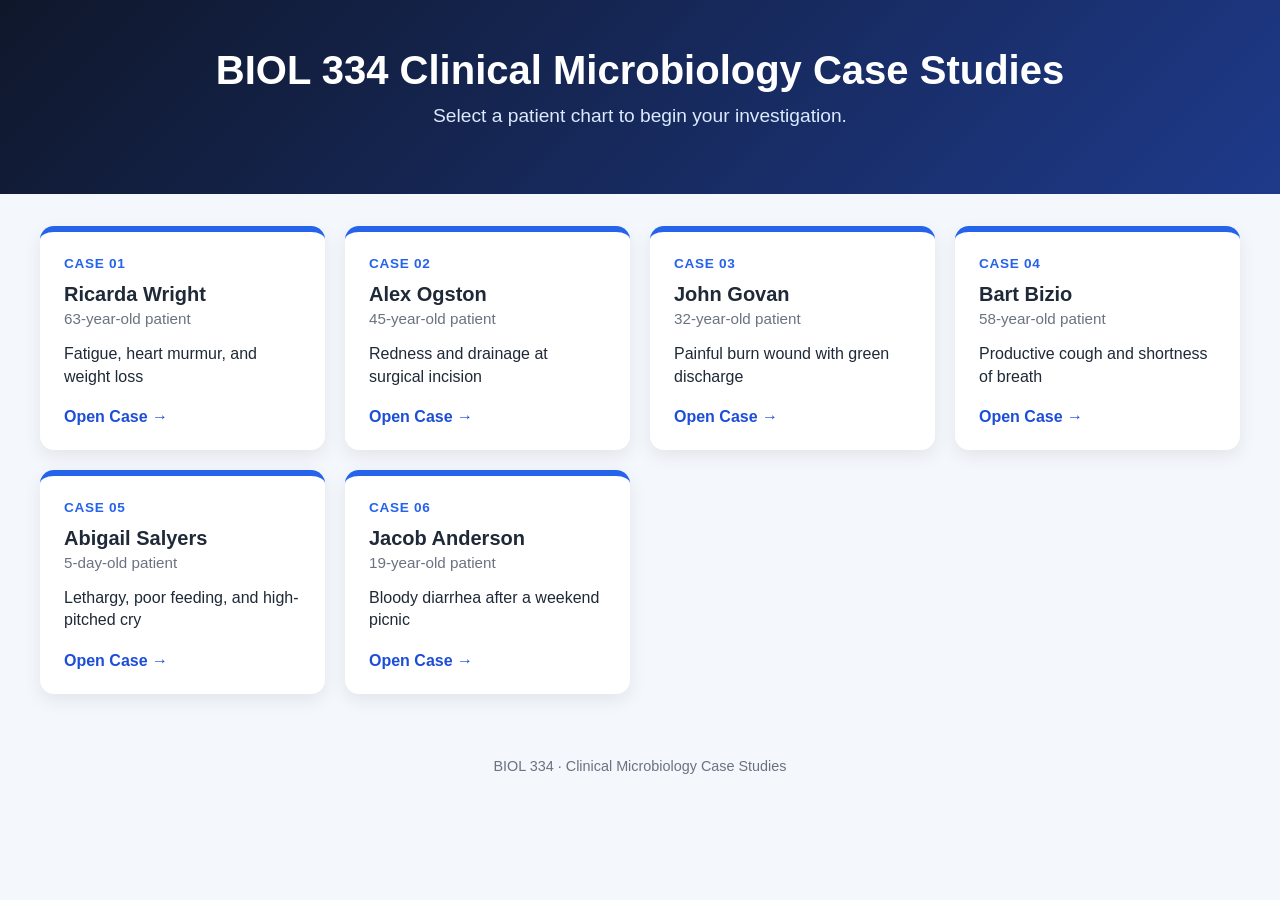
<file: index.html>
<!DOCTYPE html>
<html lang="en">
<head>
  <meta charset="UTF-8" />
  <meta name="viewport" content="width=device-width, initial-scale=1.0" />
  <title>BIOL 334 Case Studies</title>

  <style>
    body {
      margin: 0;
      font-family: Arial, Helvetica, sans-serif;
      background: #f4f7fb;
      color: #1f2937;  
    }

    header {
      background: linear-gradient(135deg, #0f172a, #1e3a8a);
      color: white;
      text-align: center;
      padding: 3rem 1rem;
    }

    header h1 {
      margin: 0;
      font-size: 2.5rem;
    }

    header p {
      font-size: 1.2rem;
      margin-top: 0.75rem;
      color: #dbeafe;
    }

    main {
      max-width: 1200px;
      margin: 2rem auto;
      padding: 0 1rem;
    }

    .case-grid {
      display: grid;
      grid-template-columns: repeat(4, 1fr);
      gap: 1.25rem;
    }

    .case-card {
      background: white;
      border-radius: 14px;
      padding: 1.5rem;
      text-decoration: none;
      color: inherit;
      box-shadow: 0 6px 18px rgba(0,0,0,0.08);
      border-top: 6px solid #2563eb;
      transition: transform 0.2s ease, box-shadow 0.2s ease;
    }

    .case-card:hover {
      transform: translateY(-5px);
      box-shadow: 0 10px 24px rgba(0,0,0,0.14);
    }

    .case-number {
      font-size: 0.85rem;
      font-weight: bold;
      color: #2563eb;
      text-transform: uppercase;
      letter-spacing: 0.05em;
    }

    .case-card h2 {
      margin: 0.75rem 0 0.25rem;
      font-size: 1.25rem;
    }

    .age {
      font-size: 0.95rem;
      color: #6b7280;
      margin-bottom: 1rem;
    }

    .symptom {
      font-size: 1rem;
      line-height: 1.4;
      margin-bottom: 1.25rem;
    }

    .open-case {
      font-weight: bold;
      color: #1d4ed8;
    }

    footer {
      text-align: center;
      padding: 2rem 1rem;
      color: #6b7280;
      font-size: 0.9rem;
    }

    @media (max-width: 1000px) {
      .case-grid {
        grid-template-columns: repeat(3, 1fr);
      }
    }

    @media (max-width: 700px) {
      .case-grid {
        grid-template-columns: repeat(2, 1fr);
      }

      header h1 {
        font-size: 2rem;
      }
    }

    @media (max-width: 500px) {
      .case-grid {
        grid-template-columns: 1fr;
      }
    }
  </style>
</head>

<body>

  <header>
    <h1>BIOL 334 Clinical Microbiology Case Studies</h1>
    <p>Select a patient chart to begin your investigation.</p>
  </header>

  <main>
    <section class="case-grid">



      <a class="case-card" href="cases/mitral-valve.html">
        <div class="case-number">Case 01</div>
        <h2>Ricarda Wright</h2>
        <div class="age">63-year-old patient</div>
        <div class="symptom">Fatigue, heart murmur, and weight loss</div>
        <div class="open-case">Open Case →</div>
      </a>

      <a class="case-card" href="cases/wound.html">
        <div class="case-number">Case 02</div>
        <h2>Alex Ogston</h2>
        <div class="age">45-year-old patient</div>
        <div class="symptom">Redness and drainage at surgical incision</div>
        <div class="open-case">Open Case →</div>
      </a>

      <a class="case-card" href="cases/burn.html">
        <div class="case-number">Case 03</div>
        <h2>John Govan</h2>
        <div class="age">32-year-old patient</div>
        <div class="symptom">Painful burn wound with green discharge</div>
        <div class="open-case">Open Case →</div>
      </a>

      <a class="case-card" href="cases/cap.html">
        <div class="case-number">Case 04</div>
        <h2>Bart Bizio</h2>
        <div class="age">58-year-old patient</div>
        <div class="symptom">Productive cough and shortness of breath</div>
        <div class="open-case">Open Case →</div>
      </a>

      <a class="case-card" href="cases/meningitis.html">
        <div class="case-number">Case 05</div>
        <h2>Abigail Salyers</h2>
        <div class="age">5-day-old patient</div>
        <div class="symptom">Lethargy, poor feeding, and high-pitched cry</div>
        <div class="open-case">Open Case →</div>
      </a>

      <a class="case-card" href="cases/bloody-diarrhea.html">
        <div class="case-number">Case 06</div>
        <h2>Jacob Anderson</h2>
        <div class="age">19-year-old patient</div>
        <div class="symptom">Bloody diarrhea after a weekend picnic</div>
        <div class="open-case">Open Case →</div>
      </a>
<!--
      <a class="case-card" href="cases/fried-rice.html">
        <div class="case-number">Case 10</div>
        <h2>Roberta Kocha</h2>
        <div class="age">24-year-old patient</div>
        <div class="symptom">Rapid vomiting after eating leftover fried rice</div>
        <div class="open-case">Open Case →</div>
      </a>

     
      <a class="case-card" href="cases/prosthetic-aortic-valve.html">
        <div class="case-number">Case 01</div>
        <h2>William Osler</h2>
        <div class="age">67-year-old patient</div>
        <div class="symptom">Fever after prosthetic valve replacement</div>
        <div class="open-case">Open Case →</div>
      </a>
      
      <a class="case-card" href="cases/diabetic-foot-ulcer.html">
        <div class="case-number">Case 11</div>
        <h2>James Whitfield</h2>
        <div class="age">68-year-old patient</div>
        <div class="symptom">Chronic diabetic foot ulcer worsening despite treatment</div>
        <div class="open-case">Open Case →</div>
      </a>

        <a class="case-card" href="cases/cauti.html">
        <div class="case-number">Case 07</div>
        <h2>Gustava Hauser</h2>
        <div class="age">72-year-old patient</div>
        <div class="symptom">Fever and confusion with urinary catheter</div>
        <div class="open-case">Open Case →</div>
      </a>  
      
      <a class="case-card" href="cases/vap.html">
        <div class="case-number">Case 06</div>
        <h2>Barbara Iglewski</h2>
        <div class="age">56-year-old patient</div>
        <div class="symptom">Pneumonia while on mechanical ventilation</div>
        <div class="open-case">Open Case →</div>
      </a>
      
      <a class="case-card" href="cases/central-line-bloodstream.html">
        <div class="case-number">Case 12</div>
        <h2>Maria Reynolds</h2>
        <div class="age">54-year-old patient</div>
        <div class="symptom">Fever and chills after central venous catheter placement</div>
        <div class="open-case">Open Case →</div>
      </a>
      -->

    </section>
  </main>

  <footer>
    BIOL 334 · Clinical Microbiology Case Studies
  </footer>

</body>
</html>
</file>
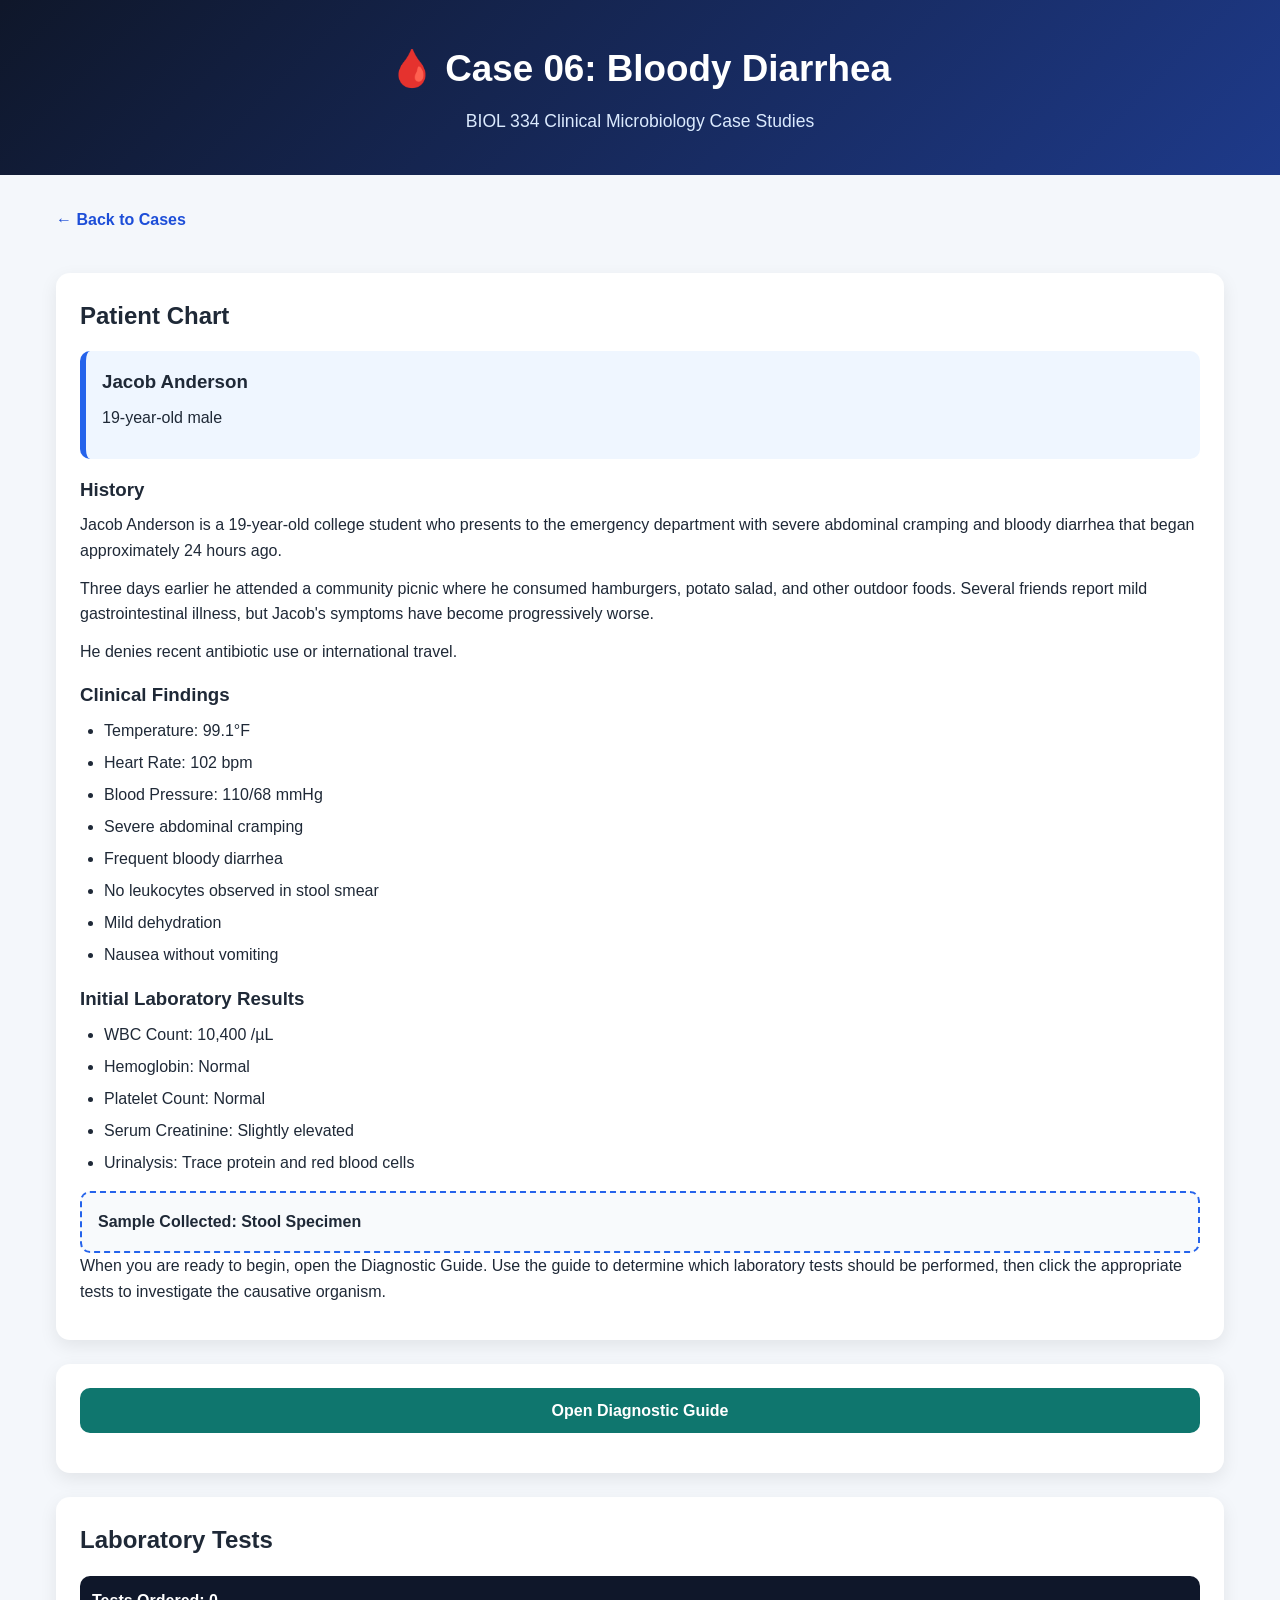
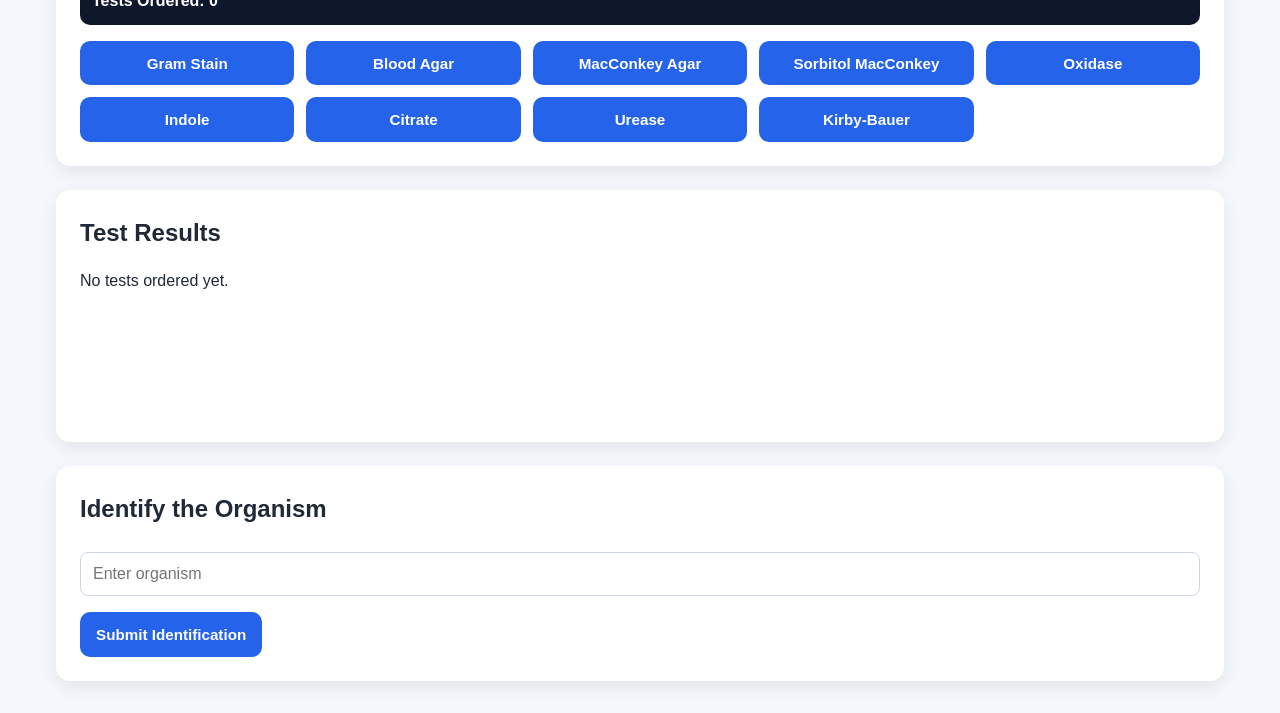
<file: cases/bloody-diarrhea.html>
<!DOCTYPE html>
<html lang="en">
<head>
    <meta charset="UTF-8">
    <meta name="viewport" content="width=device-width, initial-scale=1.0">
    <title>Case 06 - Bloody Diarrhea</title>

    <link rel="stylesheet" href="../css/style.css">
</head>
<body>

<header>
    <h1>🩸 Case 06: Bloody Diarrhea</h1>
    <p>BIOL 334 Clinical Microbiology Case Studies</p>
</header>

<main class="case-container">

    <a href="../index.html" class="back-link">← Back to Cases</a>

    <section class="card">

        <h2>Patient Chart</h2>

        <div class="patient-banner">
            <h3>Jacob Anderson</h3>
            <p>19-year-old male</p>
        </div>

        <h3>History</h3>

        <p>
            Jacob Anderson is a 19-year-old college student who presents
            to the emergency department with severe abdominal cramping and
            bloody diarrhea that began approximately 24 hours ago.
        </p>

        <p>
            Three days earlier he attended a community picnic where he
            consumed hamburgers, potato salad, and other outdoor foods.
            Several friends report mild gastrointestinal illness, but
            Jacob's symptoms have become progressively worse.
        </p>

        <p>
            He denies recent antibiotic use or international travel.
        </p>

        <h3>Clinical Findings</h3>

        <ul>
            <li>Temperature: 99.1°F</li>
            <li>Heart Rate: 102 bpm</li>
            <li>Blood Pressure: 110/68 mmHg</li>
            <li>Severe abdominal cramping</li>
            <li>Frequent bloody diarrhea</li>
            <li>No leukocytes observed in stool smear</li>
            <li>Mild dehydration</li>
            <li>Nausea without vomiting</li>
        </ul>

        <h3>Initial Laboratory Results</h3>

        <ul>
            <li>WBC Count: 10,400 /µL</li>
            <li>Hemoglobin: Normal</li>
            <li>Platelet Count: Normal</li>
            <li>Serum Creatinine: Slightly elevated</li>
            <li>Urinalysis: Trace protein and red blood cells</li>
        </ul>

        <div class="sample-box">
            Sample Collected: Stool Specimen
        </div>

         <p>
        When you are ready to begin, open the Diagnostic Guide.
        Use the guide to determine which laboratory tests should be
        performed, then click the appropriate tests to investigate
        the causative organism.
        </p>
        
    </section>

    <section class="card">

        <button id="guideBtn" class="guide-btn">
            Open Diagnostic Guide
        </button>

        <div id="diagnostic-guide" class="hidden">
            <div id="guide-content"></div>
        </div>

    </section>

    <section class="card">

        <h2>Laboratory Tests</h2>

        <div class="counter">
            Tests Ordered:
            <span id="test-count">0</span>
        </div>

        <div class="test-grid">

            <button class="test-btn" onclick="showTest('gram')">
                Gram Stain
            </button>

            <button class="test-btn" onclick="showTest('bloodAgar')">
                Blood Agar
            </button>

            <button class="test-btn" onclick="showTest('macconkey')">
                MacConkey Agar
            </button>

            <button class="test-btn" onclick="showTest('smac')">
                Sorbitol MacConkey
            </button>

            <button class="test-btn" onclick="showTest('oxidase')">
                Oxidase
            </button>

            <button class="test-btn" onclick="showTest('indole')">
                Indole
            </button>

            <button class="test-btn" onclick="showTest('citrate')">
                Citrate
            </button>

            <button class="test-btn" onclick="showTest('urease')">
                Urease
            </button>

            <button class="test-btn" onclick="showTest('kirby')">
                Kirby-Bauer
            </button>

        </div>

    </section>

    <section class="card">

        <h2>Test Results</h2>

        <div id="test-results">
            No tests ordered yet.
        </div>

    </section>

    <section class="card">

        <h2>Identify the Organism</h2>

        <input
            type="text"
            id="diagnosis-input"
            placeholder="Enter organism">

        <button onclick="submitDiagnosis()">
            Submit Identification
        </button>

        <div id="diagnosis-feedback"></div>

    </section>

    <section
        id="treatment-section"
        class="card hidden">

        <h2>Select Treatment</h2>

        <input
            type="text"
            id="treatment-input"
            placeholder="Enter treatment">

        <button onclick="submitTreatment()">
            Submit Treatment
        </button>

        <div id="treatment-feedback"></div>

    </section>

</main>

<script src="../js/case-template.js"></script>
<script src="../js/bloody-diarrhea.js"></script>

</body>
</html>
</file>
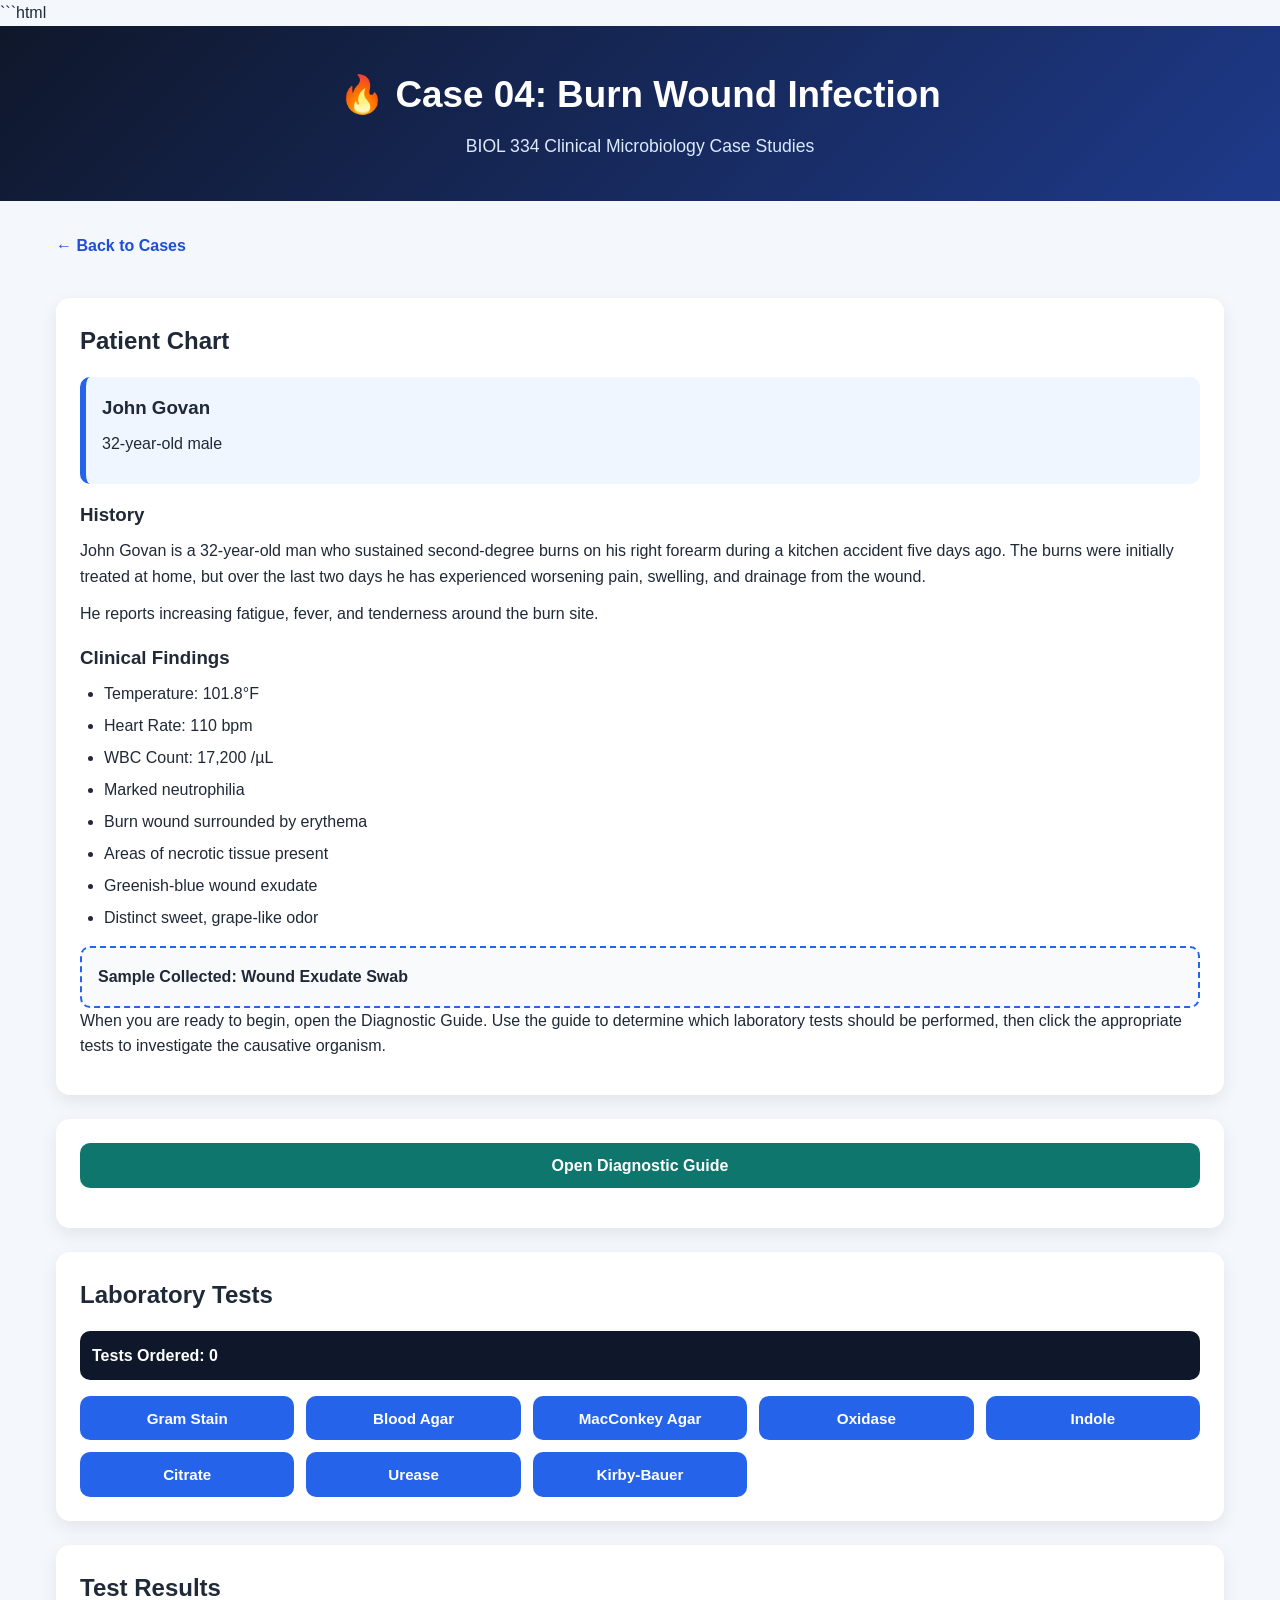
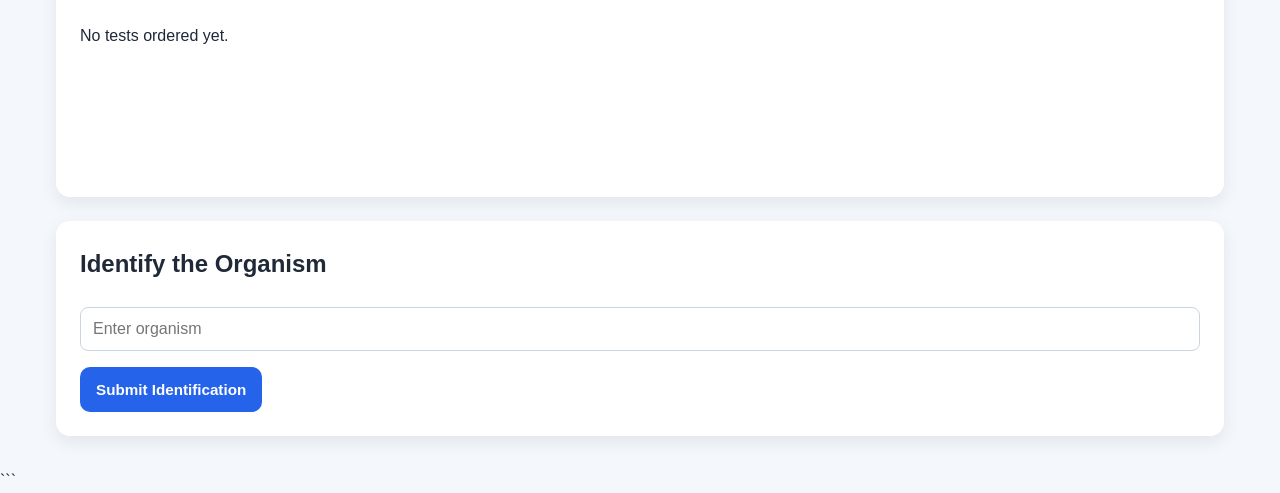
<file: cases/burn.html>
```html
<!DOCTYPE html>
<html lang="en">
<head>
    <meta charset="UTF-8">
    <meta name="viewport" content="width=device-width, initial-scale=1.0">
    <title>Case 04 - Burn Wound Infection</title>

    <link rel="stylesheet" href="../css/style.css">
</head>
<body>

<header>
    <h1>🔥 Case 04: Burn Wound Infection</h1>
    <p>BIOL 334 Clinical Microbiology Case Studies</p>
</header>

<main class="case-container">

    <a href="../index.html" class="back-link">← Back to Cases</a>

    <section class="card">

        <h2>Patient Chart</h2>

        <div class="patient-banner">
            <h3>John Govan</h3>
            <p>32-year-old male</p>
        </div>

        <h3>History</h3>

        <p>
            John Govan is a 32-year-old man who sustained second-degree burns
            on his right forearm during a kitchen accident five days ago.
            The burns were initially treated at home, but over the last two days
            he has experienced worsening pain, swelling, and drainage from the wound.
        </p>

        <p>
            He reports increasing fatigue, fever, and tenderness around the burn site.
        </p>

        <h3>Clinical Findings</h3>

        <ul>
            <li>Temperature: 101.8°F</li>
            <li>Heart Rate: 110 bpm</li>
            <li>WBC Count: 17,200 /µL</li>
            <li>Marked neutrophilia</li>
            <li>Burn wound surrounded by erythema</li>
            <li>Areas of necrotic tissue present</li>
            <li>Greenish-blue wound exudate</li>
            <li>Distinct sweet, grape-like odor</li>
        </ul>

        <div class="sample-box">
            Sample Collected: Wound Exudate Swab
        </div>

        <p>
        When you are ready to begin, open the Diagnostic Guide.
        Use the guide to determine which laboratory tests should be
        performed, then click the appropriate tests to investigate
        the causative organism.
        </p>
        
    </section>

    <section class="card">

        <button id="guideBtn" class="guide-btn">
            Open Diagnostic Guide
        </button>

        <div id="diagnostic-guide" class="hidden">
            <div id="guide-content"></div>
        </div>

    </section>

    <section class="card">

        <h2>Laboratory Tests</h2>

        <div class="counter">
            Tests Ordered:
            <span id="test-count">0</span>
        </div>

        <div class="test-grid">

            <button class="test-btn" onclick="showTest('gram')">
                Gram Stain
            </button>

            <button class="test-btn" onclick="showTest('bloodAgar')">
                Blood Agar
            </button>

            <button class="test-btn" onclick="showTest('macconkey')">
                MacConkey Agar
            </button>

            <button class="test-btn" onclick="showTest('oxidase')">
                Oxidase
            </button>

            <button class="test-btn" onclick="showTest('indole')">
                Indole
            </button>

            <button class="test-btn" onclick="showTest('citrate')">
                Citrate
            </button>

            <button class="test-btn" onclick="showTest('urease')">
                Urease
            </button>

            <button class="test-btn" onclick="showTest('kirby')">
                Kirby-Bauer
            </button>

        </div>

    </section>

    <section class="card">

        <h2>Test Results</h2>

        <div id="test-results">
            No tests ordered yet.
        </div>

    </section>

    <section class="card">

        <h2>Identify the Organism</h2>

        <input
            type="text"
            id="diagnosis-input"
            placeholder="Enter organism">

        <button onclick="submitDiagnosis()">
            Submit Identification
        </button>

        <div id="diagnosis-feedback"></div>

    </section>

    <section
        id="treatment-section"
        class="card hidden">

        <h2>Select Treatment</h2>

        <input
            type="text"
            id="treatment-input"
            placeholder="Enter antibiotic">

        <button onclick="submitTreatment()">
            Submit Treatment
        </button>

        <div id="treatment-feedback"></div>

    </section>

</main>

<script src="../js/case-template.js"></script>
<script src="../js/burn.js"></script>

</body>
</html>
```
</file>
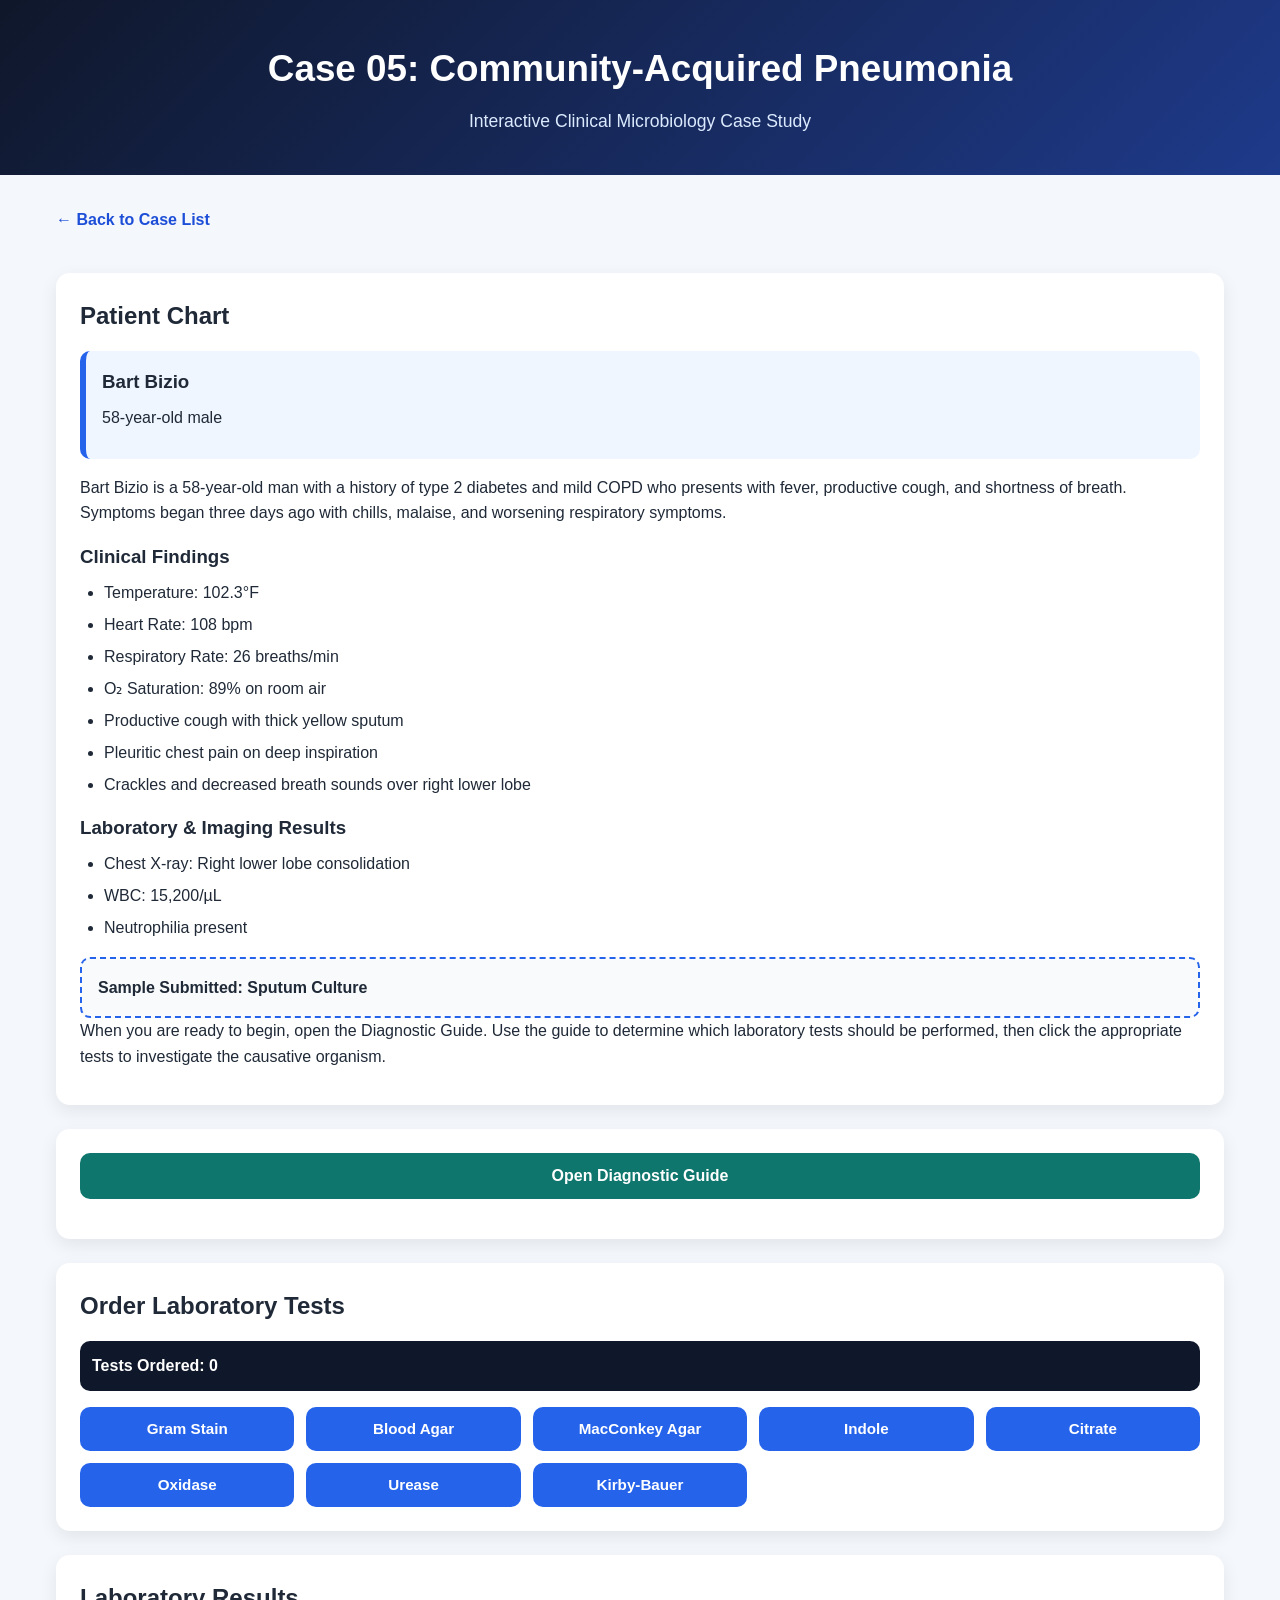
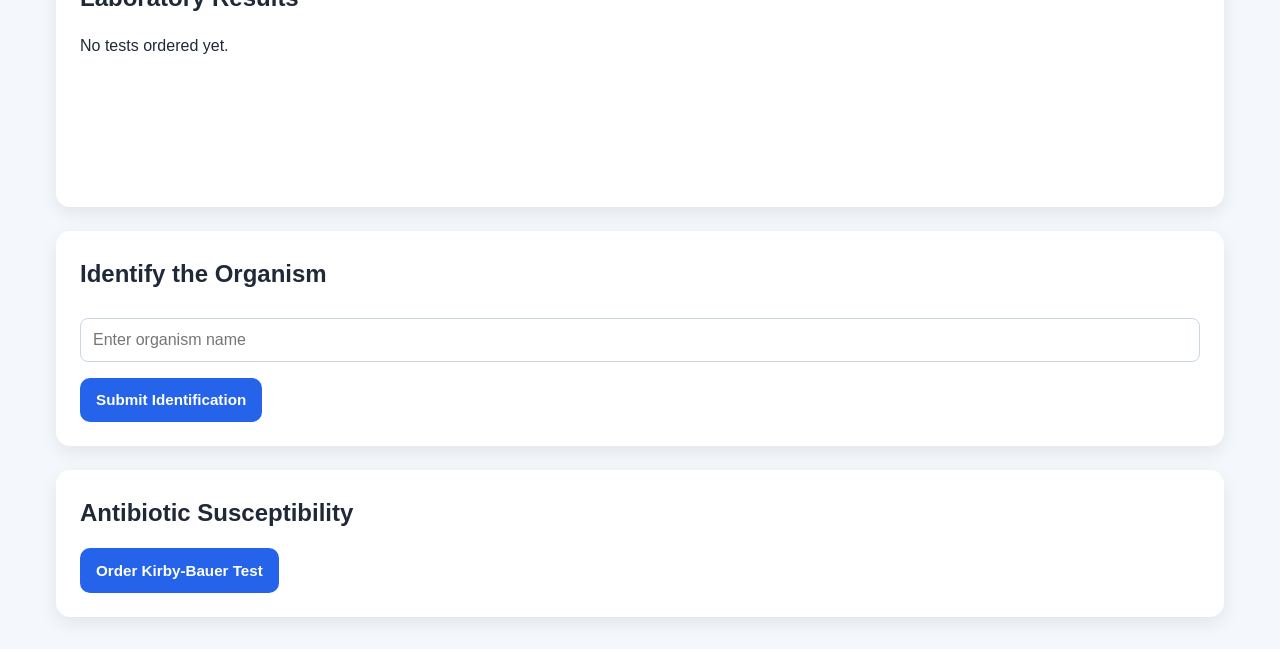
<file: cases/cap.html>
<!DOCTYPE html>
<html lang="en">
<head>
    <meta charset="UTF-8">
    <meta name="viewport" content="width=device-width, initial-scale=1.0">
    <title>Case 05 - Community Acquired Pneumonia</title>

    <link rel="stylesheet" href="../css/style.css">
</head>
<body>

<header>
    <h1>Case 05: Community-Acquired Pneumonia</h1>
    <p>Interactive Clinical Microbiology Case Study</p>
</header>

<main class="case-container">

    <a href="../index.html" class="back-link">← Back to Case List</a>

    <section class="card">

        <h2>Patient Chart</h2>

        <div class="patient-banner">
            <h3>Bart Bizio</h3>
            <p>58-year-old male</p>
        </div>

        <p>
            Bart Bizio is a 58-year-old man with a history of type 2 diabetes
            and mild COPD who presents with fever, productive cough, and
            shortness of breath. Symptoms began three days ago with chills,
            malaise, and worsening respiratory symptoms.
        </p>

        <h3>Clinical Findings</h3>

        <ul>
            <li>Temperature: 102.3°F</li>
            <li>Heart Rate: 108 bpm</li>
            <li>Respiratory Rate: 26 breaths/min</li>
            <li>O₂ Saturation: 89% on room air</li>
            <li>Productive cough with thick yellow sputum</li>
            <li>Pleuritic chest pain on deep inspiration</li>
            <li>Crackles and decreased breath sounds over right lower lobe</li>
        </ul>

        <h3>Laboratory & Imaging Results</h3>

        <ul>
            <li>Chest X-ray: Right lower lobe consolidation</li>
            <li>WBC: 15,200/µL</li>
            <li>Neutrophilia present</li>
        </ul>

        <div class="sample-box">
            Sample Submitted: Sputum Culture
        </div>

        <p>
        When you are ready to begin, open the Diagnostic Guide.
        Use the guide to determine which laboratory tests should be
        performed, then click the appropriate tests to investigate
        the causative organism.
        </p>
        
    </section>

    <section class="card">

        <button id="guideBtn" class="guide-btn">
            Open Diagnostic Guide
        </button>

        <div id="diagnostic-guide" class="hidden">
            <div id="guide-content"></div>
        </div>

    </section>

    <section class="card">

        <h2>Order Laboratory Tests</h2>

        <div class="counter">
            Tests Ordered: <span id="test-count">0</span>
        </div>

        <div class="test-grid">

            <button onclick="showTest('gram')">Gram Stain</button>
            <button onclick="showTest('bloodAgar')">Blood Agar</button>
            <button onclick="showTest('macconkey')">MacConkey Agar</button>
            <button onclick="showTest('indole')">Indole</button>
            <button onclick="showTest('citrate')">Citrate</button>
            <button onclick="showTest('oxidase')">Oxidase</button>
            <button onclick="showTest('urease')">Urease</button>
            <button onclick="showTest('kirby')">Kirby-Bauer</button>
        </div>

    </section>

    <section class="card">

        <h2>Laboratory Results</h2>

        <div id="test-results">
            No tests ordered yet.
        </div>

    </section>

    <section class="card">

        <h2>Identify the Organism</h2>

        <input
            type="text"
            id="diagnosis-input"
            placeholder="Enter organism name">

        <button onclick="submitDiagnosis()">
            Submit Identification
        </button>

        <div id="diagnosis-feedback"></div>

    </section>

    <section class="card">

        <h2>Antibiotic Susceptibility</h2>

        <button onclick="showTest('kirby')">
            Order Kirby-Bauer Test
        </button>

    </section>

    <section
        class="card hidden"
        id="treatment-section">

        <h2>Select Treatment</h2>

        <input
            type="text"
            id="treatment-input"
            placeholder="Enter antibiotic">

        <button onclick="submitTreatment()">
            Submit Treatment
        </button>

        <div id="treatment-feedback"></div>

    </section>

</main>

<script src="../js/cap.js"></script>
<script src="../js/case-template.js"></script>

</body>
</html>
</file>
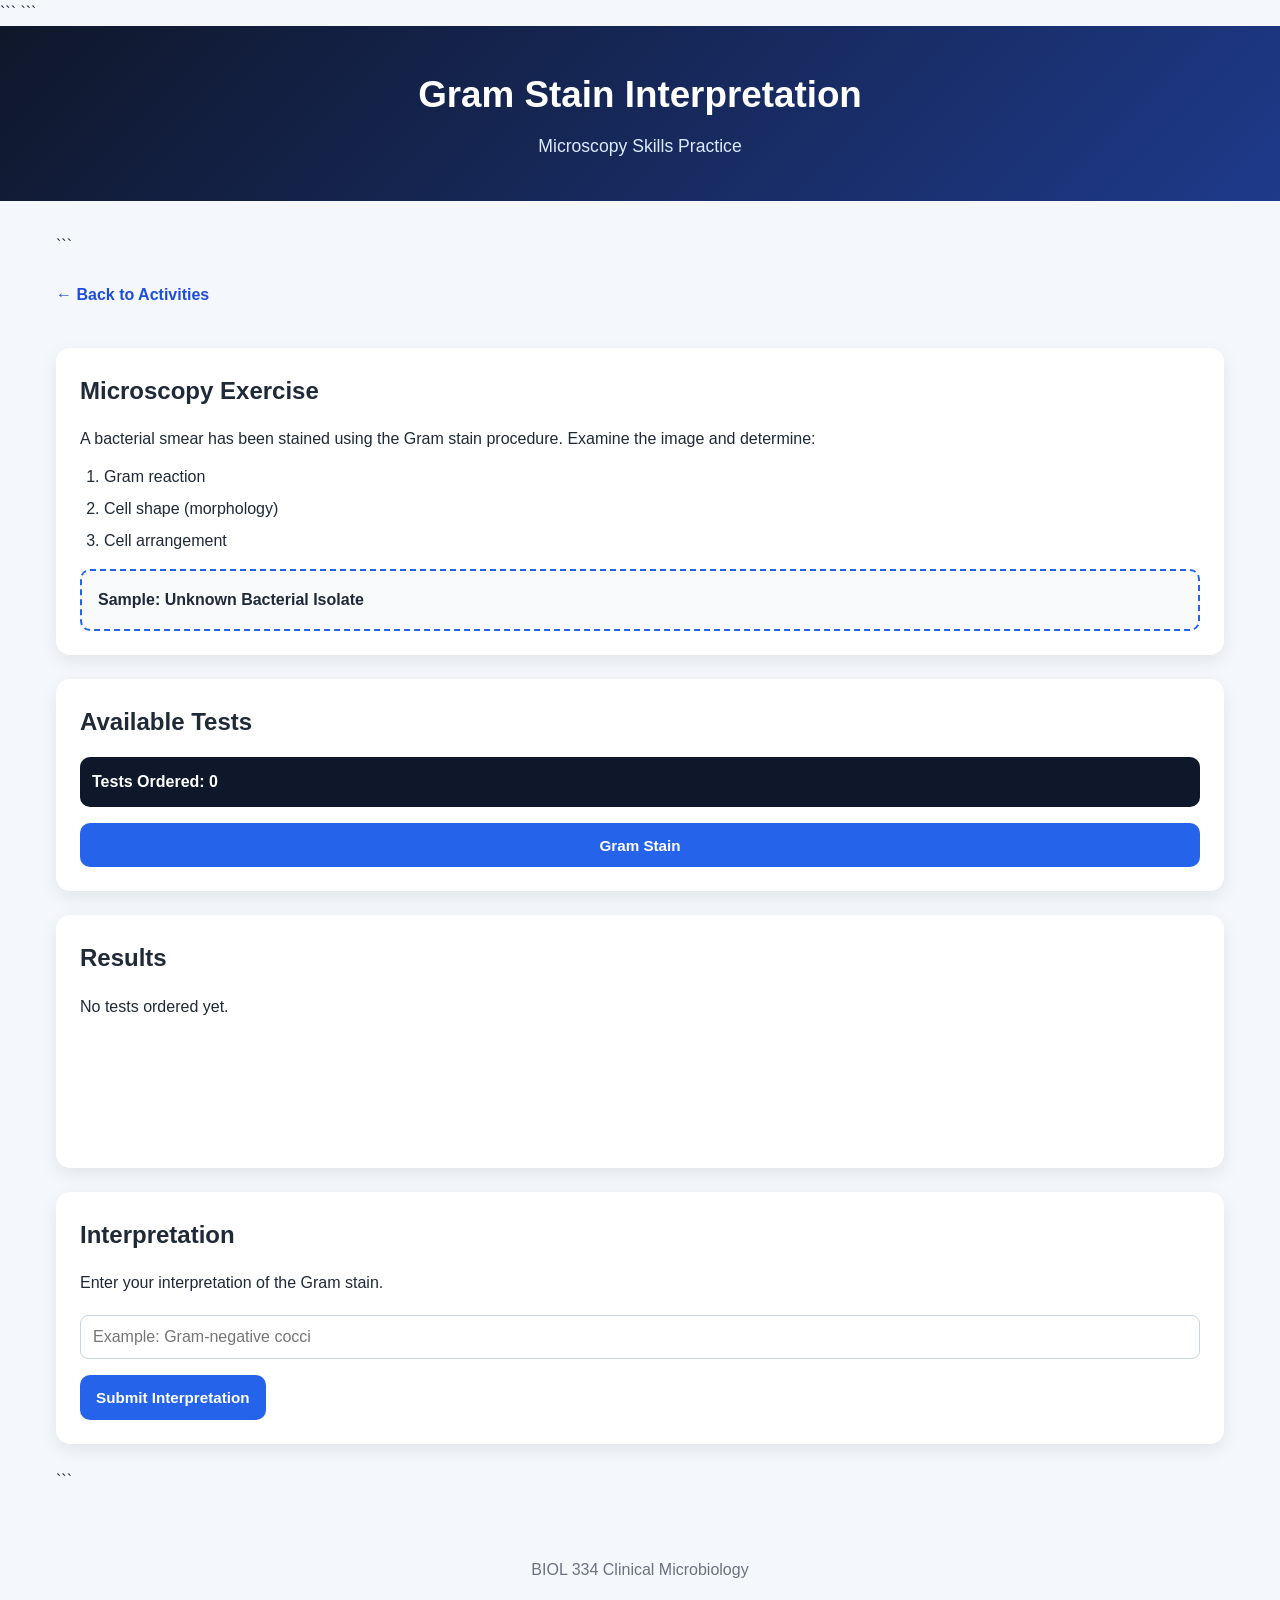
<file: cases/gram_negative_cocci.html>
<!DOCTYPE html>

<html lang="en">
<head>
    <meta charset="UTF-8">
    <meta name="viewport" content="width=device-width, initial-scale=1.0">
    <title>Gram Stain Interpretation - Gram Negative Cocci</title>

```
<link rel="stylesheet" href="../css/style.css">
```

</head>
<body>

<header>
    <h1>Gram Stain Interpretation</h1>
    <p>Microscopy Skills Practice</p>
</header>

<main class="case-container">

```
<a href="../index.html" class="back-link">
    ← Back to Activities
</a>

<section class="card">

    <h2>Microscopy Exercise</h2>

    <p>
        A bacterial smear has been stained using the Gram stain procedure.
        Examine the image and determine:
    </p>

    <ol>
        <li>Gram reaction</li>
        <li>Cell shape (morphology)</li>
        <li>Cell arrangement</li>
    </ol>

    <div class="sample-box">
        Sample: Unknown Bacterial Isolate
    </div>

</section>

<section class="card">

    <h2>Available Tests</h2>

    <div class="counter">
        Tests Ordered: <span id="test-count">0</span>
    </div>

    <div class="test-grid">

        <button
            class="test-btn"
            onclick="showTest('gram')">
            Gram Stain
        </button>

    </div>

</section>

<section class="card">

    <h2>Results</h2>

    <div id="test-results">
        No tests ordered yet.
    </div>

</section>

<section class="card">

    <h2>Interpretation</h2>

    <p>
        Enter your interpretation of the Gram stain.
    </p>

    <input
        type="text"
        id="diagnosis-input"
        placeholder="Example: Gram-negative cocci">

    <button onclick="submitDiagnosis()">
        Submit Interpretation
    </button>

    <div id="diagnosis-feedback"></div>

</section>
```

</main>

<footer>
    BIOL 334 Clinical Microbiology
</footer>

<script src="../js/case-template.js"></script>

<script src="../js/gram_negative_cocci.js"></script>

</body>
</html>
</file>
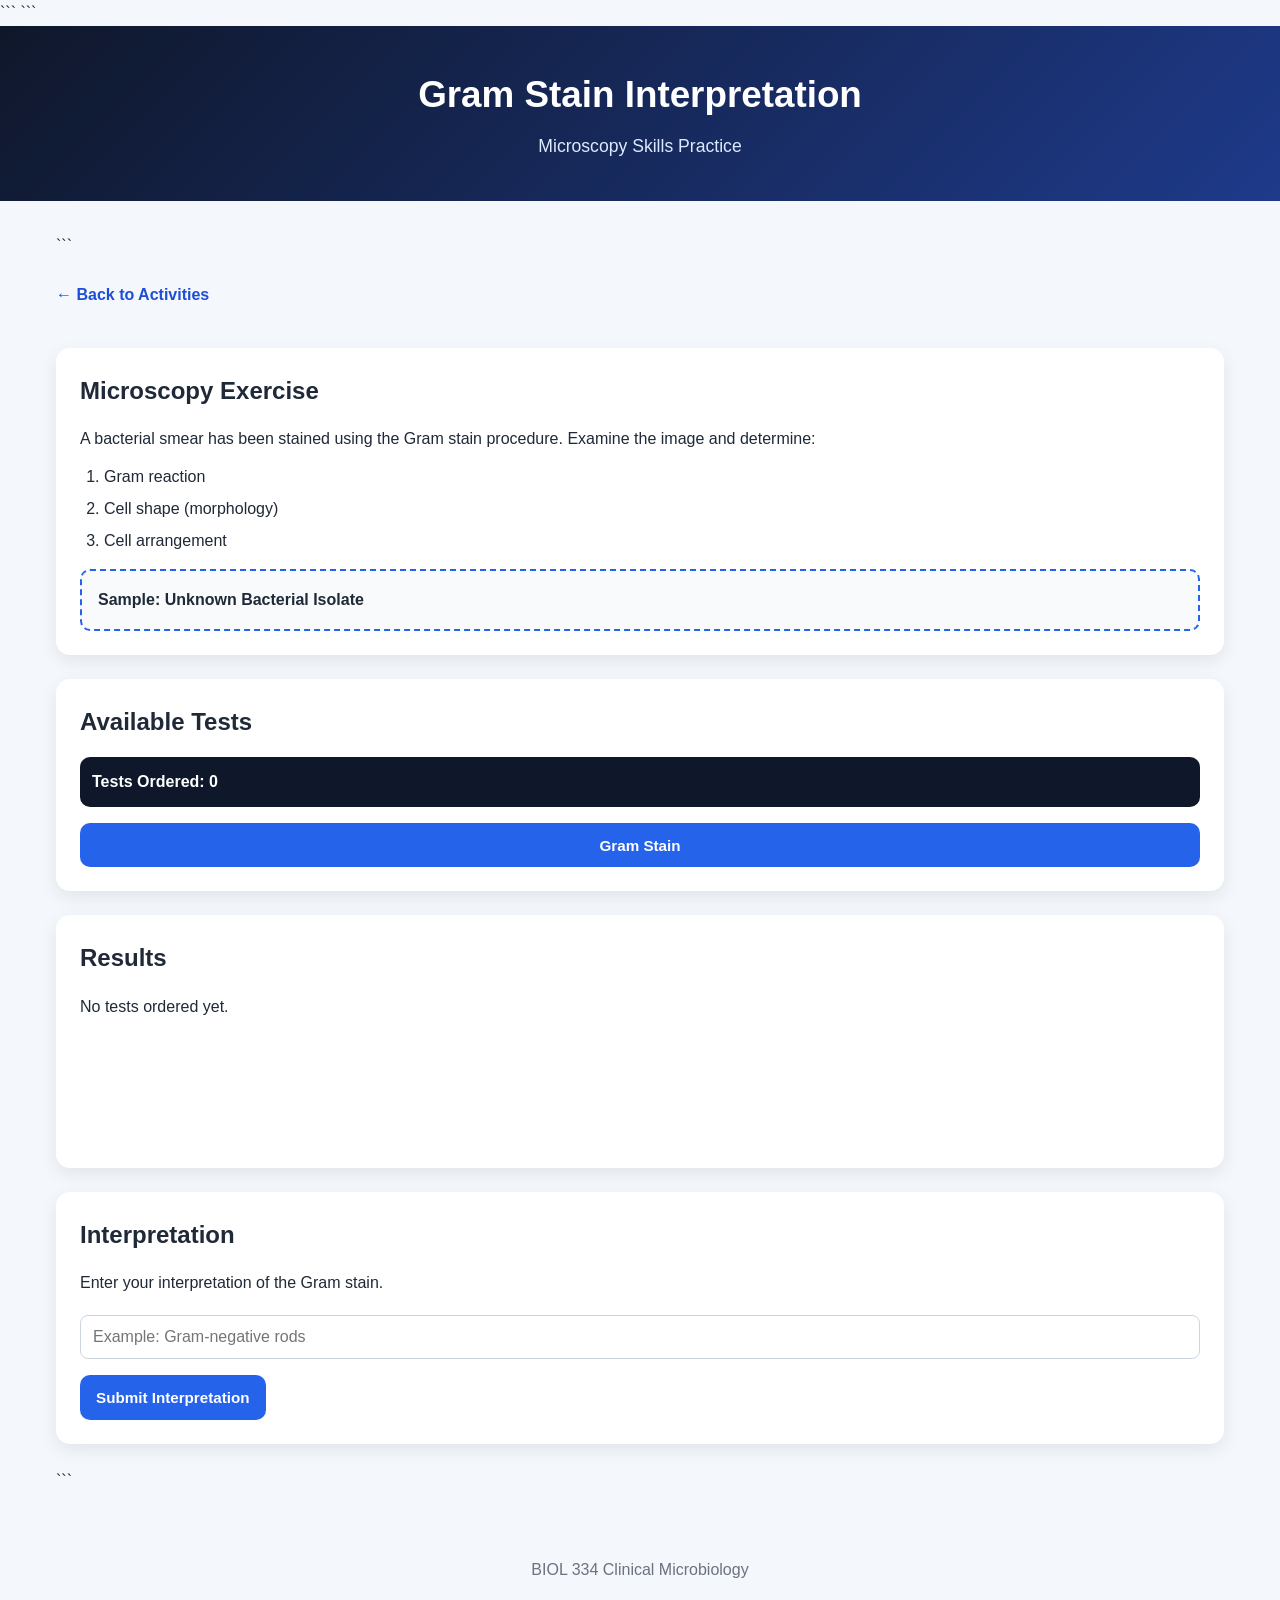
<file: cases/gram_negative_rods.html>
<!DOCTYPE html>

<html lang="en">
<head>
    <meta charset="UTF-8">
    <meta name="viewport" content="width=device-width, initial-scale=1.0">
    <title>Gram Stain Interpretation - Gram Negative Rods</title>

```
<link rel="stylesheet" href="../css/style.css">
```

</head>
<body>

<header>
    <h1>Gram Stain Interpretation</h1>
    <p>Microscopy Skills Practice</p>
</header>

<main class="case-container">

```
<a href="../index.html" class="back-link">
    ← Back to Activities
</a>

<section class="card">

    <h2>Microscopy Exercise</h2>

    <p>
        A bacterial smear has been stained using the Gram stain procedure.
        Examine the image and determine:
    </p>

    <ol>
        <li>Gram reaction</li>
        <li>Cell shape (morphology)</li>
        <li>Cell arrangement</li>
    </ol>

    <div class="sample-box">
        Sample: Unknown Bacterial Isolate
    </div>

</section>

<section class="card">

    <h2>Available Tests</h2>

    <div class="counter">
        Tests Ordered: <span id="test-count">0</span>
    </div>

    <div class="test-grid">

        <button
            class="test-btn"
            onclick="showTest('gram')">
            Gram Stain
        </button>

    </div>

</section>

<section class="card">

    <h2>Results</h2>

    <div id="test-results">
        No tests ordered yet.
    </div>

</section>

<section class="card">

    <h2>Interpretation</h2>

    <p>
        Enter your interpretation of the Gram stain.
    </p>

    <input
        type="text"
        id="diagnosis-input"
        placeholder="Example: Gram-negative rods">

    <button onclick="submitDiagnosis()">
        Submit Interpretation
    </button>

    <div id="diagnosis-feedback"></div>

</section>
```

</main>

<footer>
    BIOL 334 Clinical Microbiology
</footer>

<script src="../js/case-template.js"></script>

<script src="../js/gram_negative_rods.js"></script>

</body>
</html>
</file>
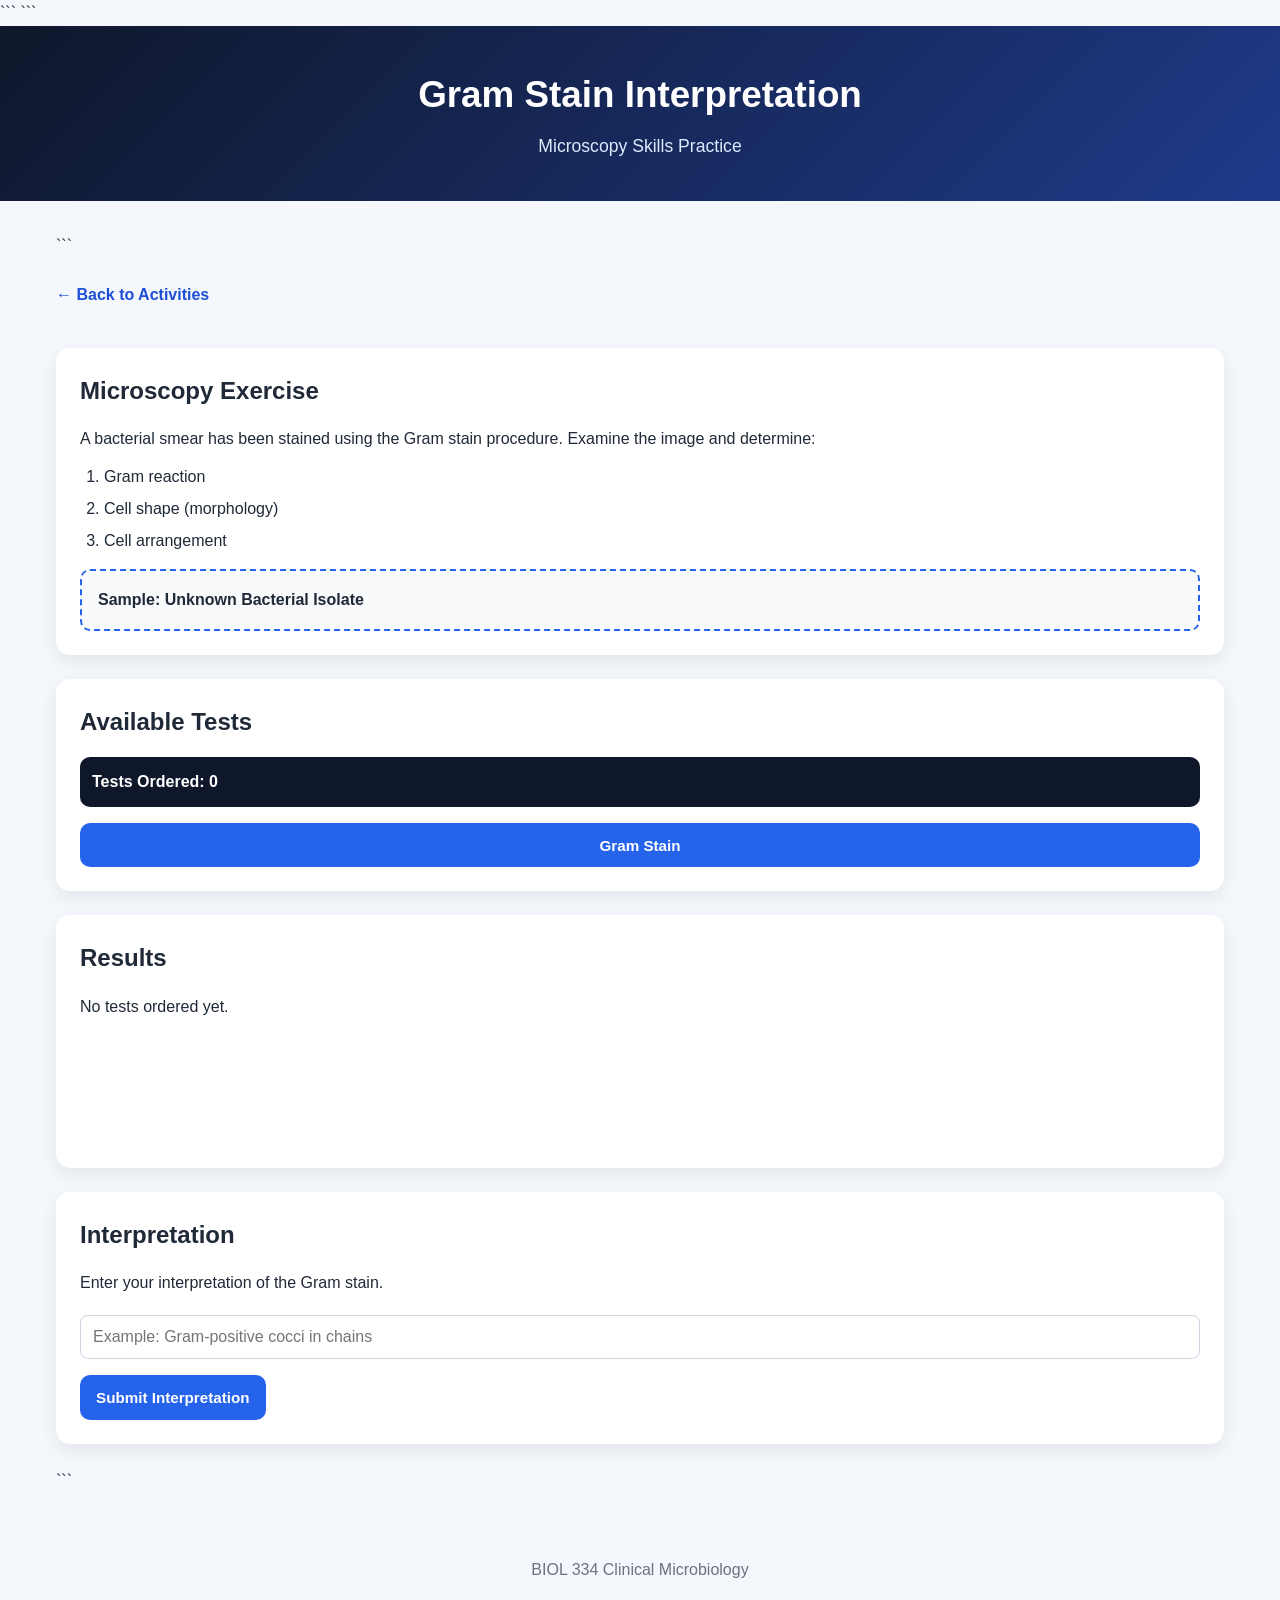
<file: cases/gram_positive_cocci_chains.html>
<!DOCTYPE html>

<html lang="en">
<head>
    <meta charset="UTF-8">
    <meta name="viewport" content="width=device-width, initial-scale=1.0">
    <title>Gram Stain Interpretation - Gram Positive Cocci in Chains</title>

```
<link rel="stylesheet" href="../css/style.css">
```

</head>
<body>

<header>
    <h1>Gram Stain Interpretation</h1>
    <p>Microscopy Skills Practice</p>
</header>

<main class="case-container">

```
<a href="../index.html" class="back-link">
    ← Back to Activities
</a>

<section class="card">

    <h2>Microscopy Exercise</h2>

    <p>
        A bacterial smear has been stained using the Gram stain procedure.
        Examine the image and determine:
    </p>

    <ol>
        <li>Gram reaction</li>
        <li>Cell shape (morphology)</li>
        <li>Cell arrangement</li>
    </ol>

    <div class="sample-box">
        Sample: Unknown Bacterial Isolate
    </div>

</section>

<section class="card">

    <h2>Available Tests</h2>

    <div class="counter">
        Tests Ordered: <span id="test-count">0</span>
    </div>

    <div class="test-grid">

        <button
            class="test-btn"
            onclick="showTest('gram')">
            Gram Stain
        </button>

    </div>

</section>

<section class="card">

    <h2>Results</h2>

    <div id="test-results">
        No tests ordered yet.
    </div>

</section>

<section class="card">

    <h2>Interpretation</h2>

    <p>
        Enter your interpretation of the Gram stain.
    </p>

    <input
        type="text"
        id="diagnosis-input"
        placeholder="Example: Gram-positive cocci in chains">

    <button onclick="submitDiagnosis()">
        Submit Interpretation
    </button>

    <div id="diagnosis-feedback"></div>

</section>
```

</main>

<footer>
    BIOL 334 Clinical Microbiology
</footer>

<script src="../js/case-template.js"></script>

<script src="../js/gram_positive_cocci_chains.js"></script>

</body>
</html>
</file>
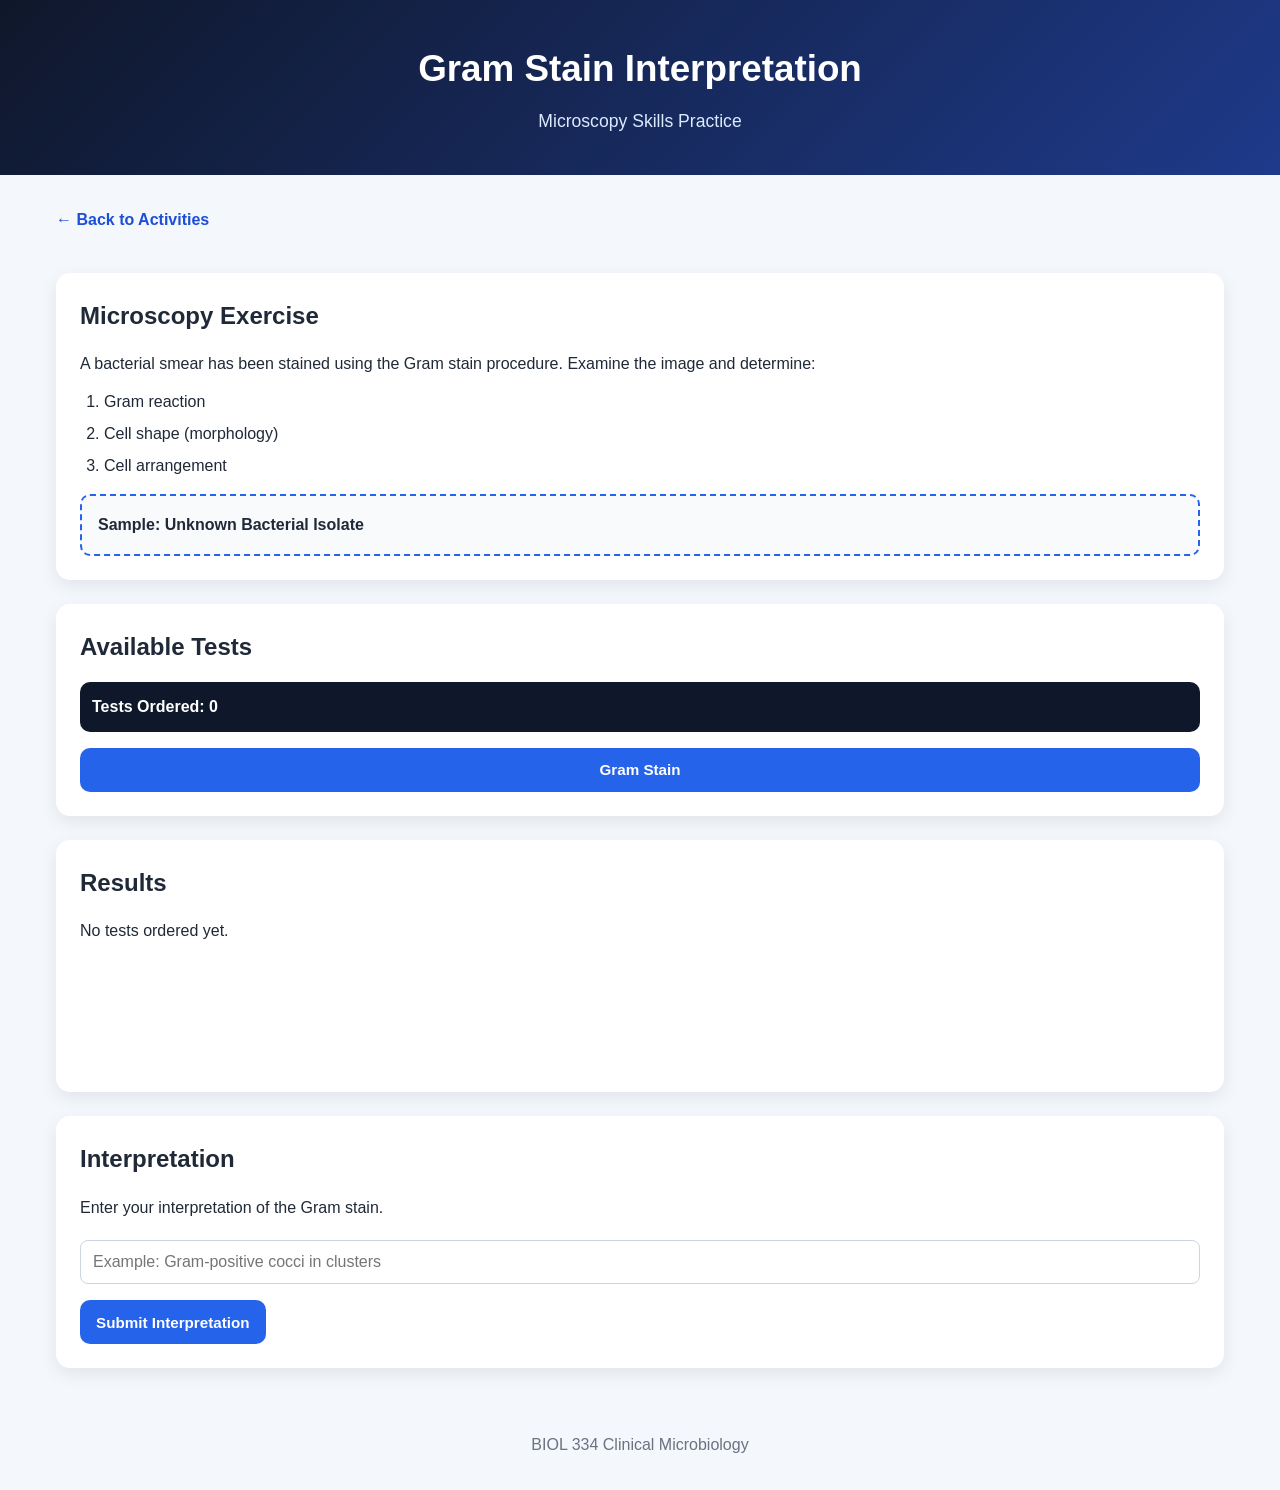
<file: cases/gram_positive_cocci_clusters.html>
<!DOCTYPE html>
<html lang="en">
<head>
    <meta charset="UTF-8">
    <meta name="viewport" content="width=device-width, initial-scale=1.0">
    <title>Gram Stain Interpretation - Gram Positive Cocci in Clusters</title>

    <link rel="stylesheet" href="../css/style.css">
</head>
<body>

<header>
    <h1>Gram Stain Interpretation</h1>
    <p>Microscopy Skills Practice</p>
</header>

<main class="case-container">

    <a href="../index.html" class="back-link">
        ← Back to Activities
    </a>

    <section class="card">

        <h2>Microscopy Exercise</h2>

        <p>
            A bacterial smear has been stained using the Gram stain procedure.
            Examine the image and determine:
        </p>

        <ol>
            <li>Gram reaction</li>
            <li>Cell shape (morphology)</li>
            <li>Cell arrangement</li>
        </ol>

        <div class="sample-box">
            Sample: Unknown Bacterial Isolate
        </div>

    </section>

    <section class="card">

        <h2>Available Tests</h2>

        <div class="counter">
            Tests Ordered: <span id="test-count">0</span>
        </div>

        <div class="test-grid">

            <button
                class="test-btn"
                onclick="showTest('gram')">
                Gram Stain
            </button>

        </div>

    </section>

    <section class="card">

        <h2>Results</h2>

        <div id="test-results">
            No tests ordered yet.
        </div>

    </section>

    <section class="card">

        <h2>Interpretation</h2>

        <p>
            Enter your interpretation of the Gram stain.
        </p>

        <input
            type="text"
            id="diagnosis-input"
            placeholder="Example: Gram-positive cocci in clusters">

        <button onclick="submitDiagnosis()">
            Submit Interpretation
        </button>

        <div id="diagnosis-feedback"></div>

    </section>

</main>

<footer>
    BIOL 334 Clinical Microbiology
</footer>

<script src="../js/case-template.js"></script>
<script src="../js/gram_positive_cocci_clusters.js"></script>

</body>
</html>
</file>
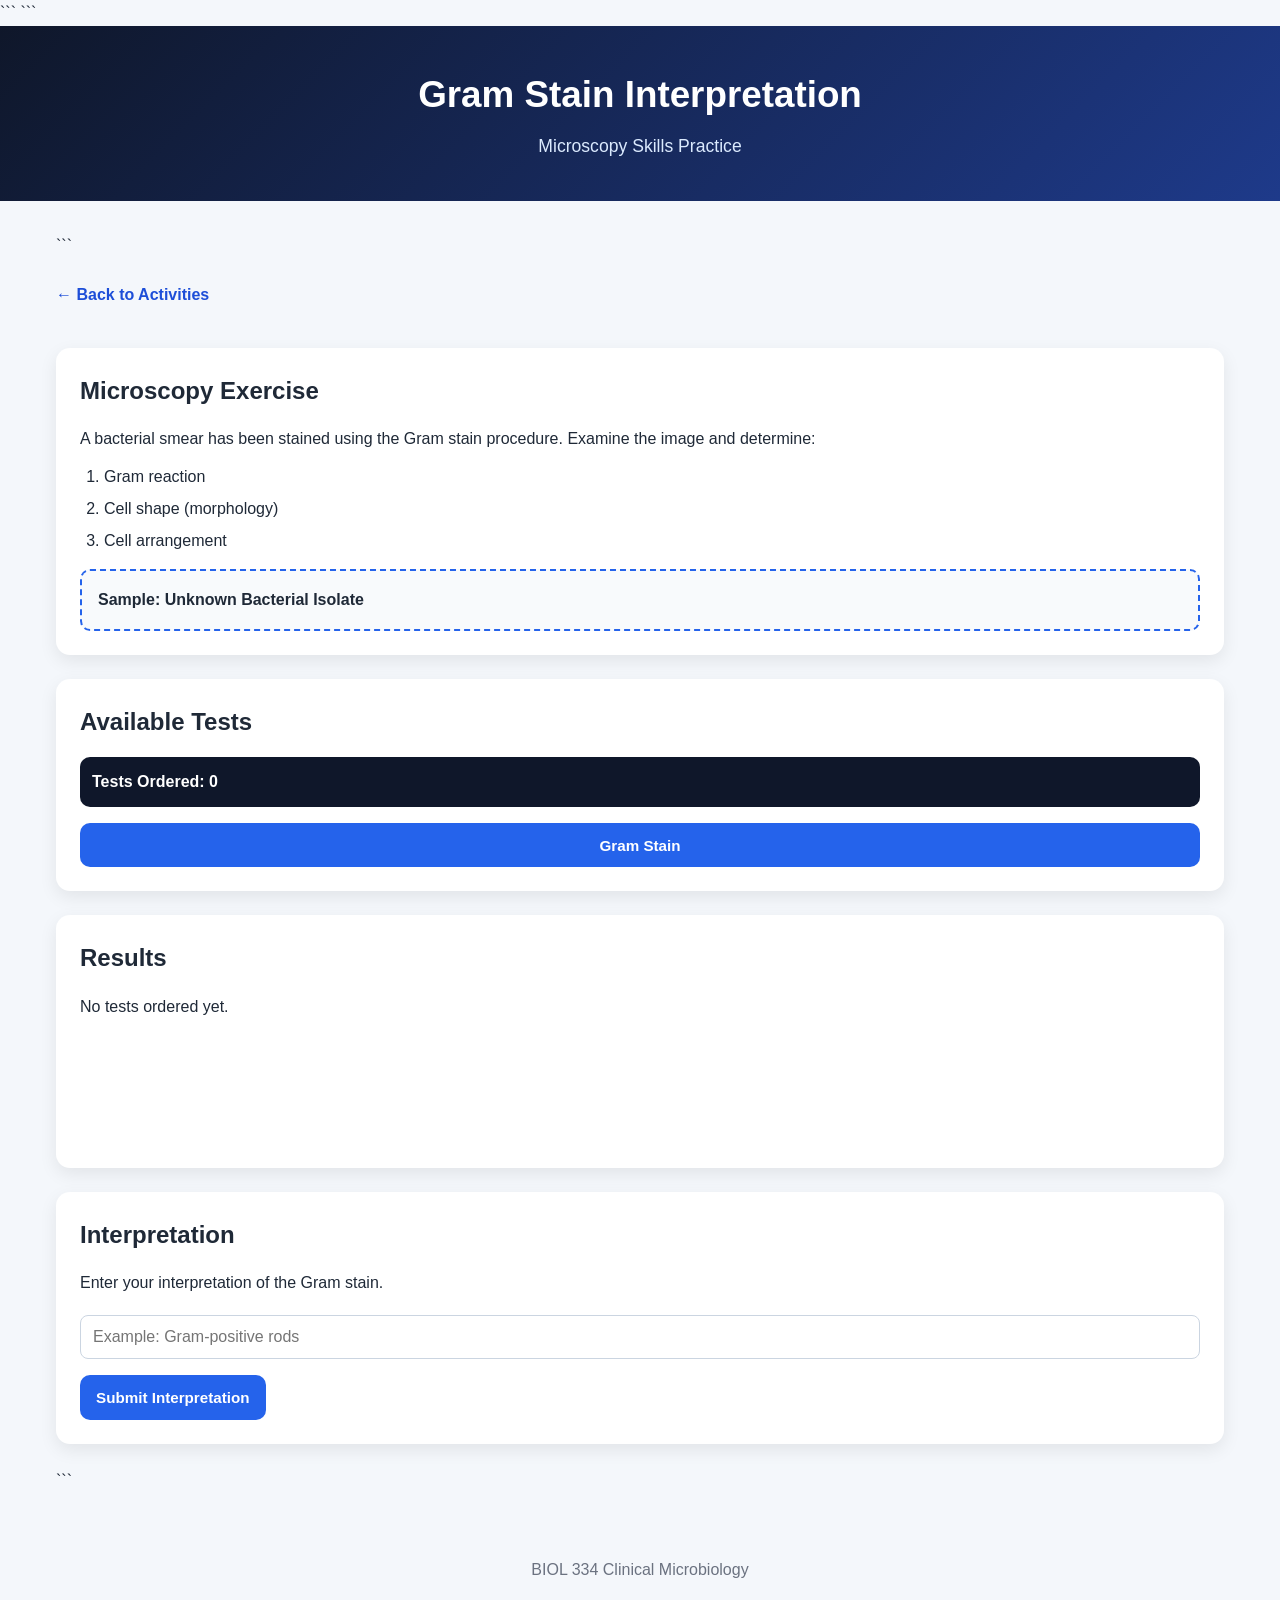
<file: cases/gram_positive_rods.html>
<!DOCTYPE html>

<html lang="en">
<head>
    <meta charset="UTF-8">
    <meta name="viewport" content="width=device-width, initial-scale=1.0">
    <title>Gram Stain Interpretation - Gram Positive Rods</title>

```
<link rel="stylesheet" href="../css/style.css">
```

</head>
<body>

<header>
    <h1>Gram Stain Interpretation</h1>
    <p>Microscopy Skills Practice</p>
</header>

<main class="case-container">

```
<a href="../index.html" class="back-link">
    ← Back to Activities
</a>

<section class="card">

    <h2>Microscopy Exercise</h2>

    <p>
        A bacterial smear has been stained using the Gram stain procedure.
        Examine the image and determine:
    </p>

    <ol>
        <li>Gram reaction</li>
        <li>Cell shape (morphology)</li>
        <li>Cell arrangement</li>
    </ol>

    <div class="sample-box">
        Sample: Unknown Bacterial Isolate
    </div>

</section>

<section class="card">

    <h2>Available Tests</h2>

    <div class="counter">
        Tests Ordered: <span id="test-count">0</span>
    </div>

    <div class="test-grid">

        <button
            class="test-btn"
            onclick="showTest('gram')">
            Gram Stain
        </button>

    </div>

</section>

<section class="card">

    <h2>Results</h2>

    <div id="test-results">
        No tests ordered yet.
    </div>

</section>

<section class="card">

    <h2>Interpretation</h2>

    <p>
        Enter your interpretation of the Gram stain.
    </p>

    <input
        type="text"
        id="diagnosis-input"
        placeholder="Example: Gram-positive rods">

    <button onclick="submitDiagnosis()">
        Submit Interpretation
    </button>

    <div id="diagnosis-feedback"></div>

</section>
```

</main>

<footer>
    BIOL 334 Clinical Microbiology
</footer>

<script src="../js/case-template.js"></script>

<script src="../js/gram_positive_rods.js"></script>

</body>
</html>
</file>
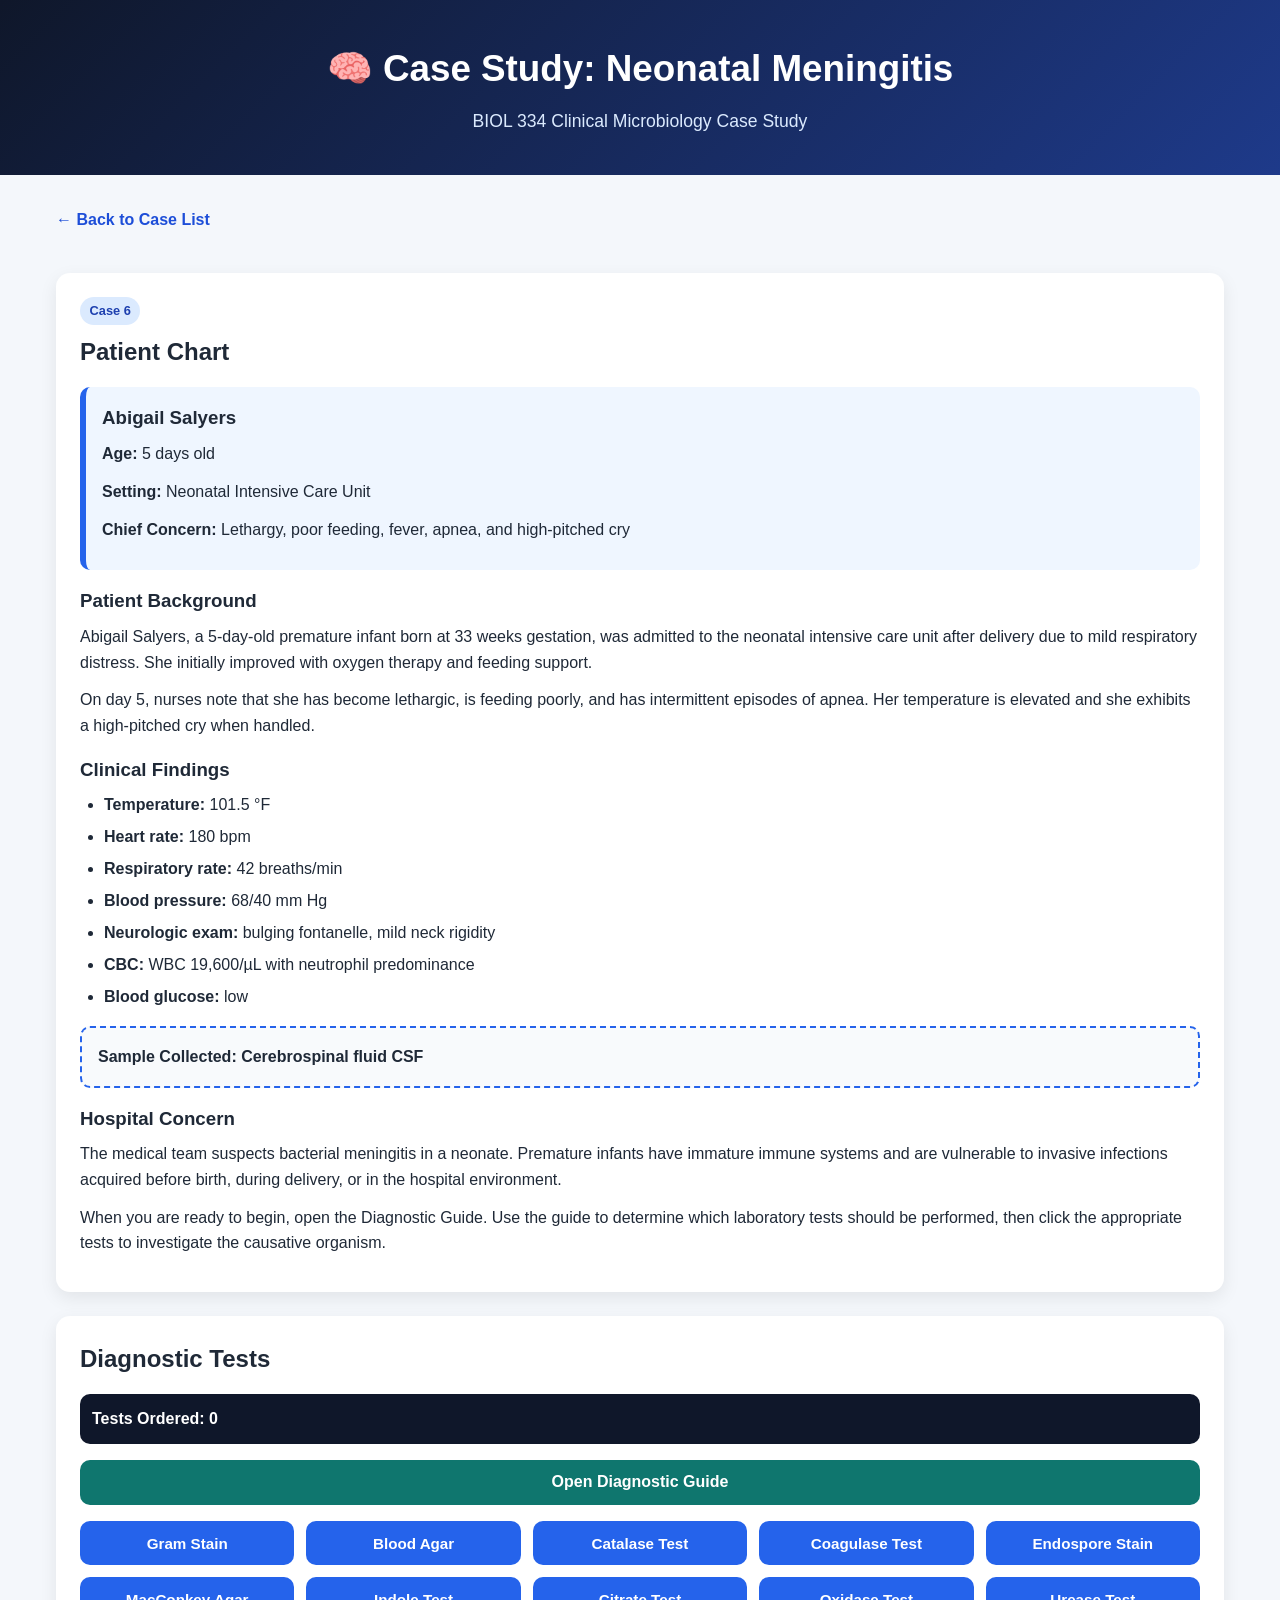
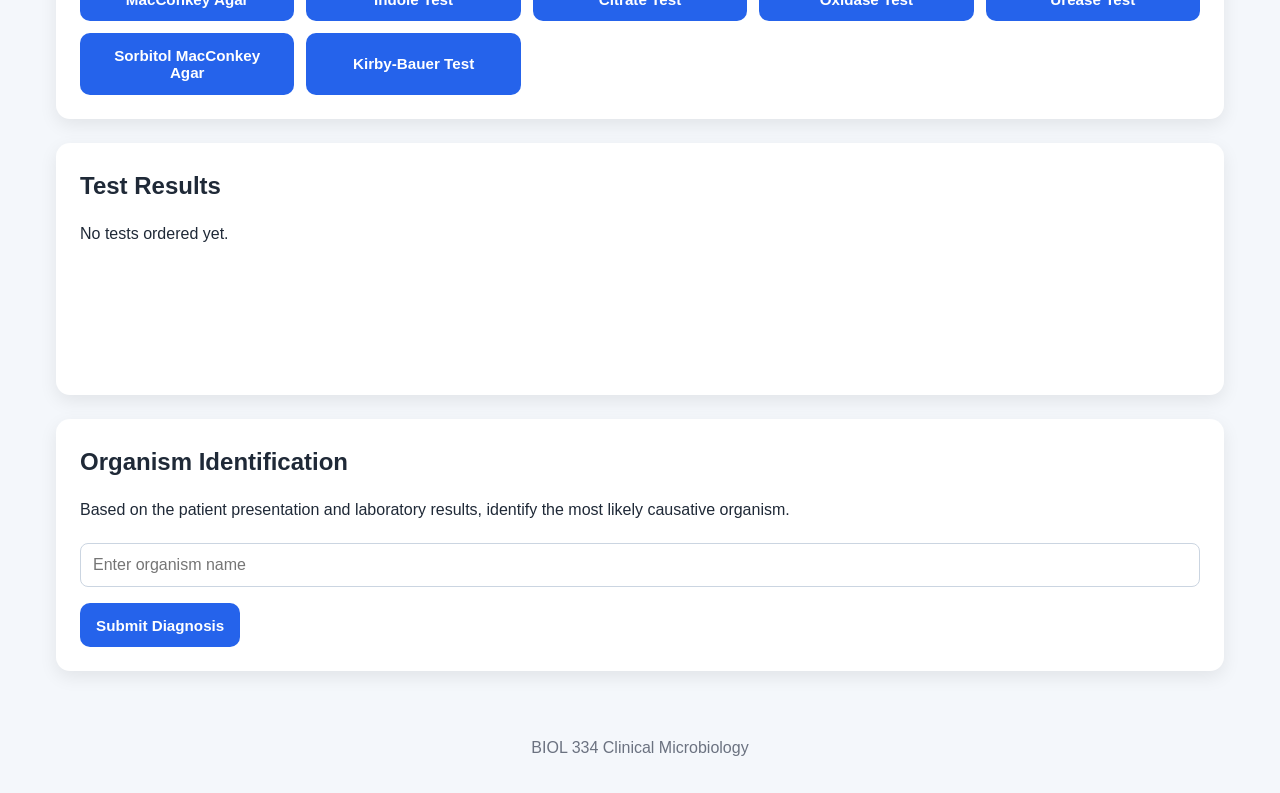
<file: cases/meningitis.html>
<!DOCTYPE html>
<html lang="en">
<head>
    <meta charset="UTF-8">
    <meta name="viewport" content="width=device-width, initial-scale=1.0">
    <title>Case Study: Neonatal Meningitis</title>
    <link rel="stylesheet" href="../css/style.css">
</head>

<body>

<header>
    <h1>🧠 Case Study: Neonatal Meningitis</h1>
    <p>BIOL 334 Clinical Microbiology Case Study</p>
</header>

<main class="case-container">

    <a href="../index.html" class="back-link">← Back to Case List</a>

    <section class="card">
        <span class="badge">Case 6</span>
        <h2>Patient Chart</h2>

        <div class="patient-banner">
            <h3>Abigail Salyers</h3>
            <p><strong>Age:</strong> 5 days old</p>
            <p><strong>Setting:</strong> Neonatal Intensive Care Unit</p>
            <p><strong>Chief Concern:</strong> Lethargy, poor feeding, fever, apnea, and high-pitched cry</p>
        </div>

        <h3>Patient Background</h3>
        <p>
            Abigail Salyers, a 5-day-old premature infant born at 33 weeks gestation,
            was admitted to the neonatal intensive care unit after delivery due to mild
            respiratory distress. She initially improved with oxygen therapy and feeding
            support.
        </p>

        <p>
            On day 5, nurses note that she has become lethargic, is feeding poorly,
            and has intermittent episodes of apnea. Her temperature is elevated and
            she exhibits a high-pitched cry when handled.
        </p>

        <h3>Clinical Findings</h3>
        <ul>
            <li><strong>Temperature:</strong> 101.5 °F</li>
            <li><strong>Heart rate:</strong> 180 bpm</li>
            <li><strong>Respiratory rate:</strong> 42 breaths/min</li>
            <li><strong>Blood pressure:</strong> 68/40 mm Hg</li>
            <li><strong>Neurologic exam:</strong> bulging fontanelle, mild neck rigidity</li>
            <li><strong>CBC:</strong> WBC 19,600/µL with neutrophil predominance</li>
            <li><strong>Blood glucose:</strong> low</li>
        </ul>

        <div class="sample-box">
            Sample Collected: Cerebrospinal fluid CSF
        </div>

        <h3>Hospital Concern</h3>
        <p>
            The medical team suspects bacterial meningitis in a neonate. Premature
            infants have immature immune systems and are vulnerable to invasive
            infections acquired before birth, during delivery, or in the hospital
            environment.
        </p>

        <p>
        When you are ready to begin, open the Diagnostic Guide.
        Use the guide to determine which laboratory tests should be
        performed, then click the appropriate tests to investigate
        the causative organism.
        </p>
        
    </section>

    <section class="card">
        <h2>Diagnostic Tests</h2>

        <div class="counter">
            Tests Ordered: <span id="test-count">0</span>
        </div>

        <button id="guideBtn" class="guide-btn">
            Open Diagnostic Guide
        </button>

        <div id="diagnostic-guide" class="guide-box hidden">
            <div id="guide-content"></div>
        </div>

        <div class="test-grid">
            <button class="test-btn" onclick="showTest('gram')">Gram Stain</button>
            <button class="test-btn" onclick="showTest('bloodAgar')">Blood Agar</button>
            <button class="test-btn" onclick="showTest('catalase')">Catalase Test</button>
            <button class="test-btn" onclick="showTest('coagulase')">Coagulase Test</button>
            <button class="test-btn" onclick="showTest('endospore')">Endospore Stain</button>
            <button class="test-btn" onclick="showTest('macconkey')">MacConkey Agar</button>
            <button class="test-btn" onclick="showTest('indole')">Indole Test</button>
            <button class="test-btn" onclick="showTest('citrate')">Citrate Test</button>
            <button class="test-btn" onclick="showTest('oxidase')">Oxidase Test</button>
            <button class="test-btn" onclick="showTest('urease')">Urease Test</button>
            <button class="test-btn" onclick="showTest('smac')">Sorbitol MacConkey Agar</button>
            <button class="test-btn" onclick="showTest('kirby')">Kirby-Bauer Test</button>
        </div>
    </section>

    <section class="card">
        <h2>Test Results</h2>
        <div id="test-results">No tests ordered yet.</div>
    </section>

    <section class="card">
        <h2>Organism Identification</h2>

        <p>
            Based on the patient presentation and laboratory results, identify the most
            likely causative organism.
        </p>

        <input
            type="text"
            id="diagnosis-input"
            placeholder="Enter organism name">

        <button onclick="submitDiagnosis()">Submit Diagnosis</button>

        <div id="diagnosis-feedback"></div>
    </section>

    <section id="treatment-section" class="card hidden">
        <h2>Treatment Recommendation</h2>

        <p>
            Use the Kirby-Bauer susceptibility results to recommend an appropriate
            antibiotic.
        </p>

        <input
            type="text"
            id="treatment-input"
            placeholder="Enter antibiotic">

        <button onclick="submitTreatment()">Submit Treatment</button>

        <div id="treatment-feedback"></div>
    </section>

</main>

<footer>
    <p>BIOL 334 Clinical Microbiology</p>
</footer>

<script src="../js/meningitis.js"></script>

</body>
</html>
</file>
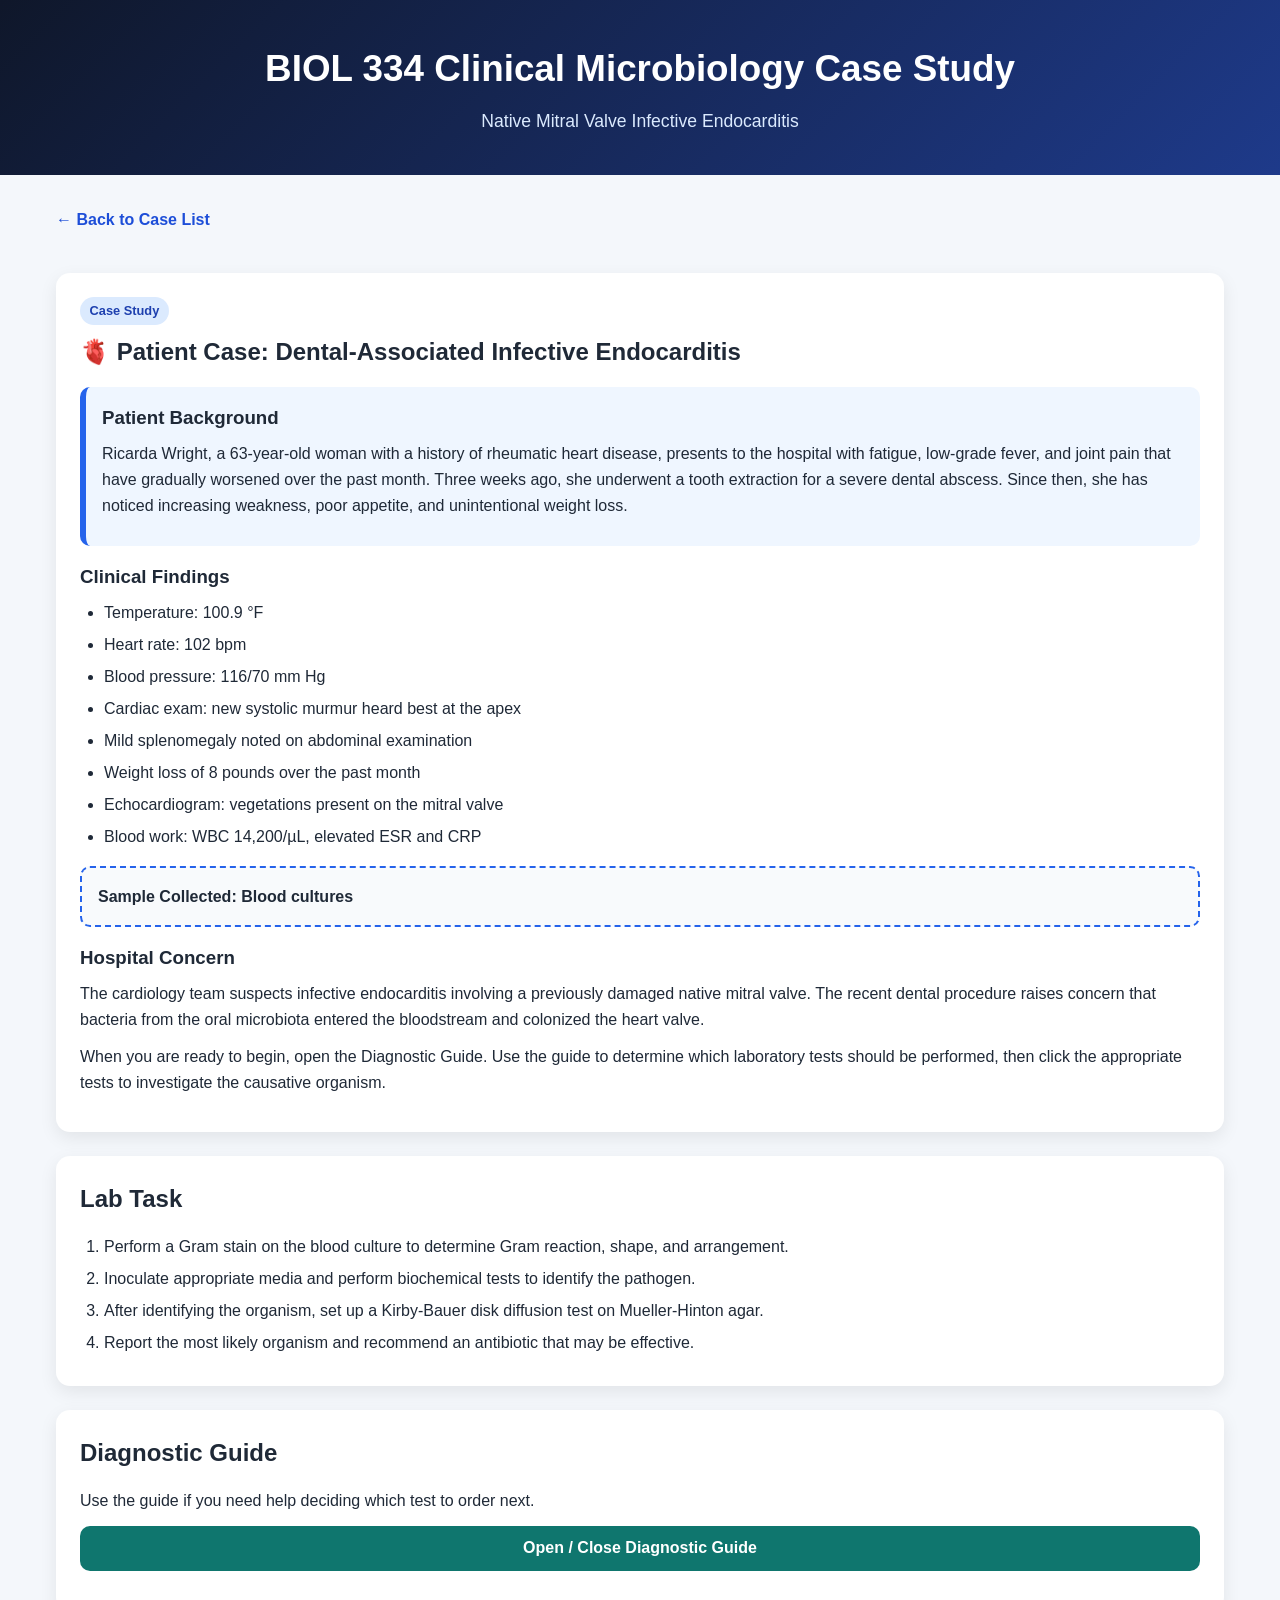
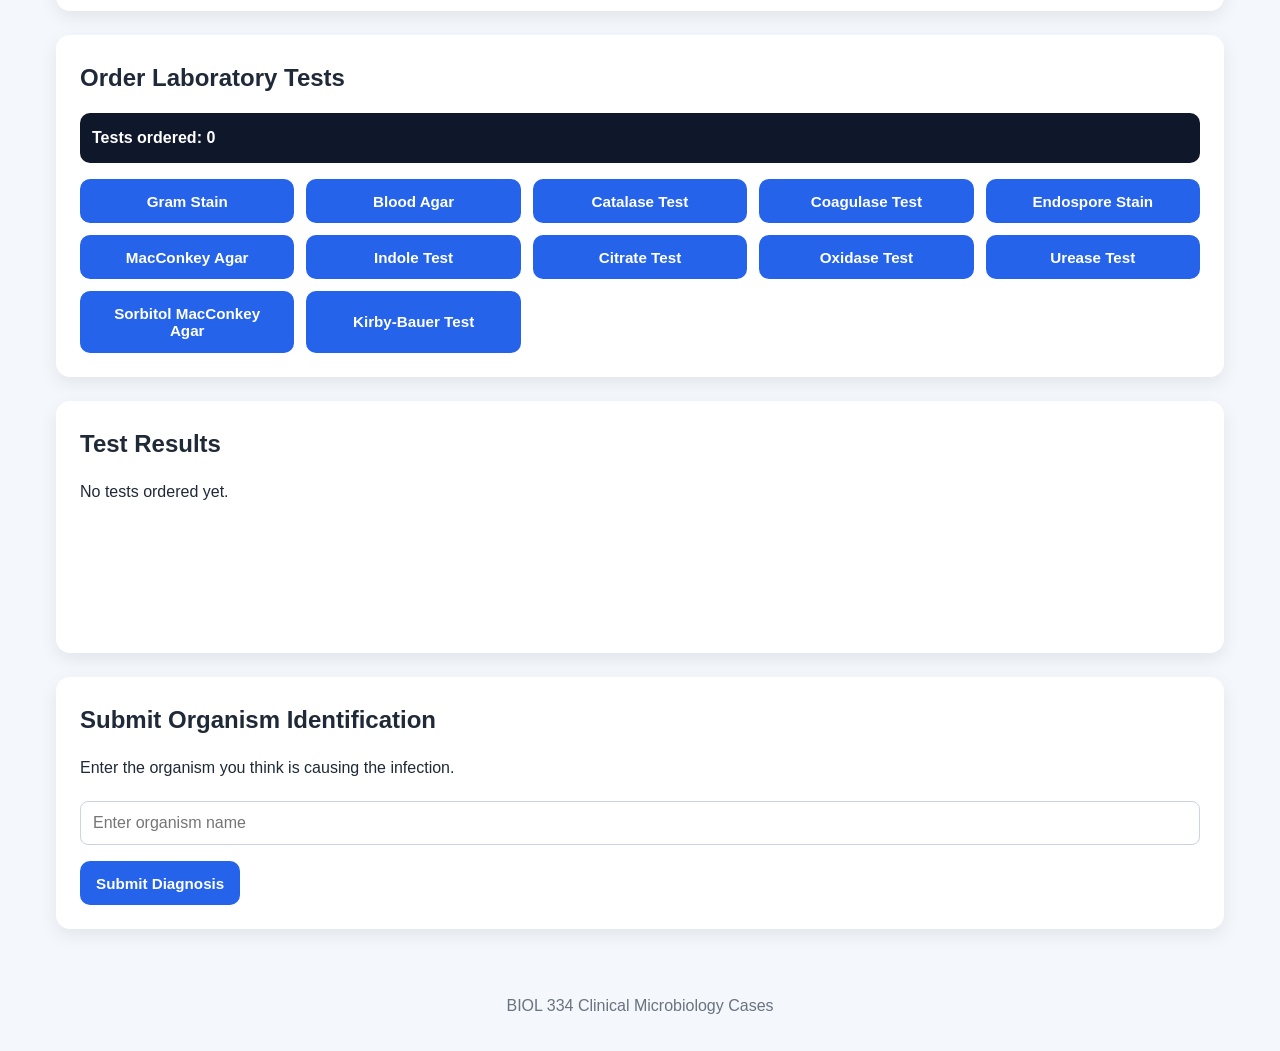
<file: cases/mitral-valve.html>
<!DOCTYPE html>
<html lang="en">
<head>
    <meta charset="UTF-8">
    <meta name="viewport" content="width=device-width, initial-scale=1.0">
    <title>BIOL 334 Case Study: Mitral Valve Endocarditis</title>
    <link rel="stylesheet" href="../css/style.css">
</head>
<body>

    <header>
        <h1>BIOL 334 Clinical Microbiology Case Study</h1>
        <p>Native Mitral Valve Infective Endocarditis</p>
    </header>

    <main class="case-container">

        <a href="../index.html" class="back-link">← Back to Case List</a>

        <section class="card">
            <span class="badge">Case Study</span>
            <h2>🫀 Patient Case: Dental-Associated Infective Endocarditis</h2>

            <div class="patient-banner">
                <h3>Patient Background</h3>
                <p>
                    Ricarda Wright, a 63-year-old woman with a history of rheumatic heart disease,
                    presents to the hospital with fatigue, low-grade fever, and joint pain that have
                    gradually worsened over the past month. Three weeks ago, she underwent a tooth
                    extraction for a severe dental abscess. Since then, she has noticed increasing
                    weakness, poor appetite, and unintentional weight loss.
                </p>
            </div>

            <h3>Clinical Findings</h3>
            <ul>
                <li>Temperature: 100.9 °F</li>
                <li>Heart rate: 102 bpm</li>
                <li>Blood pressure: 116/70 mm Hg</li>
                <li>Cardiac exam: new systolic murmur heard best at the apex</li>
                <li>Mild splenomegaly noted on abdominal examination</li>
                <li>Weight loss of 8 pounds over the past month</li>
                <li>Echocardiogram: vegetations present on the mitral valve</li>
                <li>Blood work: WBC 14,200/µL, elevated ESR and CRP</li>
            </ul>

            <div class="sample-box">
                Sample Collected: Blood cultures
            </div>

            <h3>Hospital Concern</h3>
            <p>
                The cardiology team suspects infective endocarditis involving a previously damaged
                native mitral valve. The recent dental procedure raises concern that bacteria from
                the oral microbiota entered the bloodstream and colonized the heart valve.
            </p>

             <p>
                When you are ready to begin, open the Diagnostic Guide.
                Use the guide to determine which laboratory tests should be
                performed, then click the appropriate tests to investigate
                the causative organism.
            </p>
            
        </section>

        <section class="card">
            <h2>Lab Task</h2>
            <ol>
                <li>Perform a Gram stain on the blood culture to determine Gram reaction, shape, and arrangement.</li>
                <li>Inoculate appropriate media and perform biochemical tests to identify the pathogen.</li>
                <li>After identifying the organism, set up a Kirby-Bauer disk diffusion test on Mueller-Hinton agar.</li>
                <li>Report the most likely organism and recommend an antibiotic that may be effective.</li>
            </ol>
        </section>

        <section class="card">
            <h2>Diagnostic Guide</h2>
            <p>
                Use the guide if you need help deciding which test to order next.
            </p>

            <button id="guideBtn" class="guide-btn">Open / Close Diagnostic Guide</button>

            <div id="diagnostic-guide" class="guide-box hidden">
                <div id="guide-content"></div>
            </div>
        </section>

        <section class="card">
            <h2>Order Laboratory Tests</h2>

            <div class="counter">
                Tests ordered: <span id="test-count">0</span>
            </div>

            <div class="test-grid">
                <button class="test-btn" onclick="showTest('gram')">Gram Stain</button>
                <button class="test-btn" onclick="showTest('bloodAgar')">Blood Agar</button>
                <button class="test-btn" onclick="showTest('catalase')">Catalase Test</button>
                <button class="test-btn" onclick="showTest('coagulase')">Coagulase Test</button>
                <button class="test-btn" onclick="showTest('endospore')">Endospore Stain</button>
                <button class="test-btn" onclick="showTest('macconkey')">MacConkey Agar</button>
                <button class="test-btn" onclick="showTest('indole')">Indole Test</button>
                <button class="test-btn" onclick="showTest('citrate')">Citrate Test</button>
                <button class="test-btn" onclick="showTest('oxidase')">Oxidase Test</button>
                <button class="test-btn" onclick="showTest('urease')">Urease Test</button>
                <button class="test-btn" onclick="showTest('smac')">Sorbitol MacConkey Agar</button>
                <button class="test-btn" onclick="showTest('kirby')">Kirby-Bauer Test</button>
            </div>
        </section>

        <section class="card">
            <h2>Test Results</h2>
            <div id="test-results">No tests ordered yet.</div>
        </section>

        <section class="card">
            <h2>Submit Organism Identification</h2>
            <p>
                Enter the organism you think is causing the infection.
            </p>

            <input
                type="text"
                id="diagnosis-input"
                placeholder="Enter organism name">

            <button onclick="submitDiagnosis()">Submit Diagnosis</button>

            <div id="diagnosis-feedback"></div>
        </section>

        <section class="card hidden" id="treatment-section">
            <h2>Recommend Treatment</h2>
            <p>
                Use the Kirby-Bauer susceptibility results to recommend an antibiotic that falls
                in the sensitive range.
            </p>

            <input
                type="text"
                id="treatment-input"
                placeholder="Enter antibiotic treatment">

            <button onclick="submitTreatment()">Submit Treatment</button>

            <div id="treatment-feedback"></div>
        </section>

    </main>

    <footer>
        <p>BIOL 334 Clinical Microbiology Cases</p>
    </footer>

    <script src="../js/mitral-valve.js"></script>
    <script src="../js/case-template.js"></script>

</body>
</html>
</file>
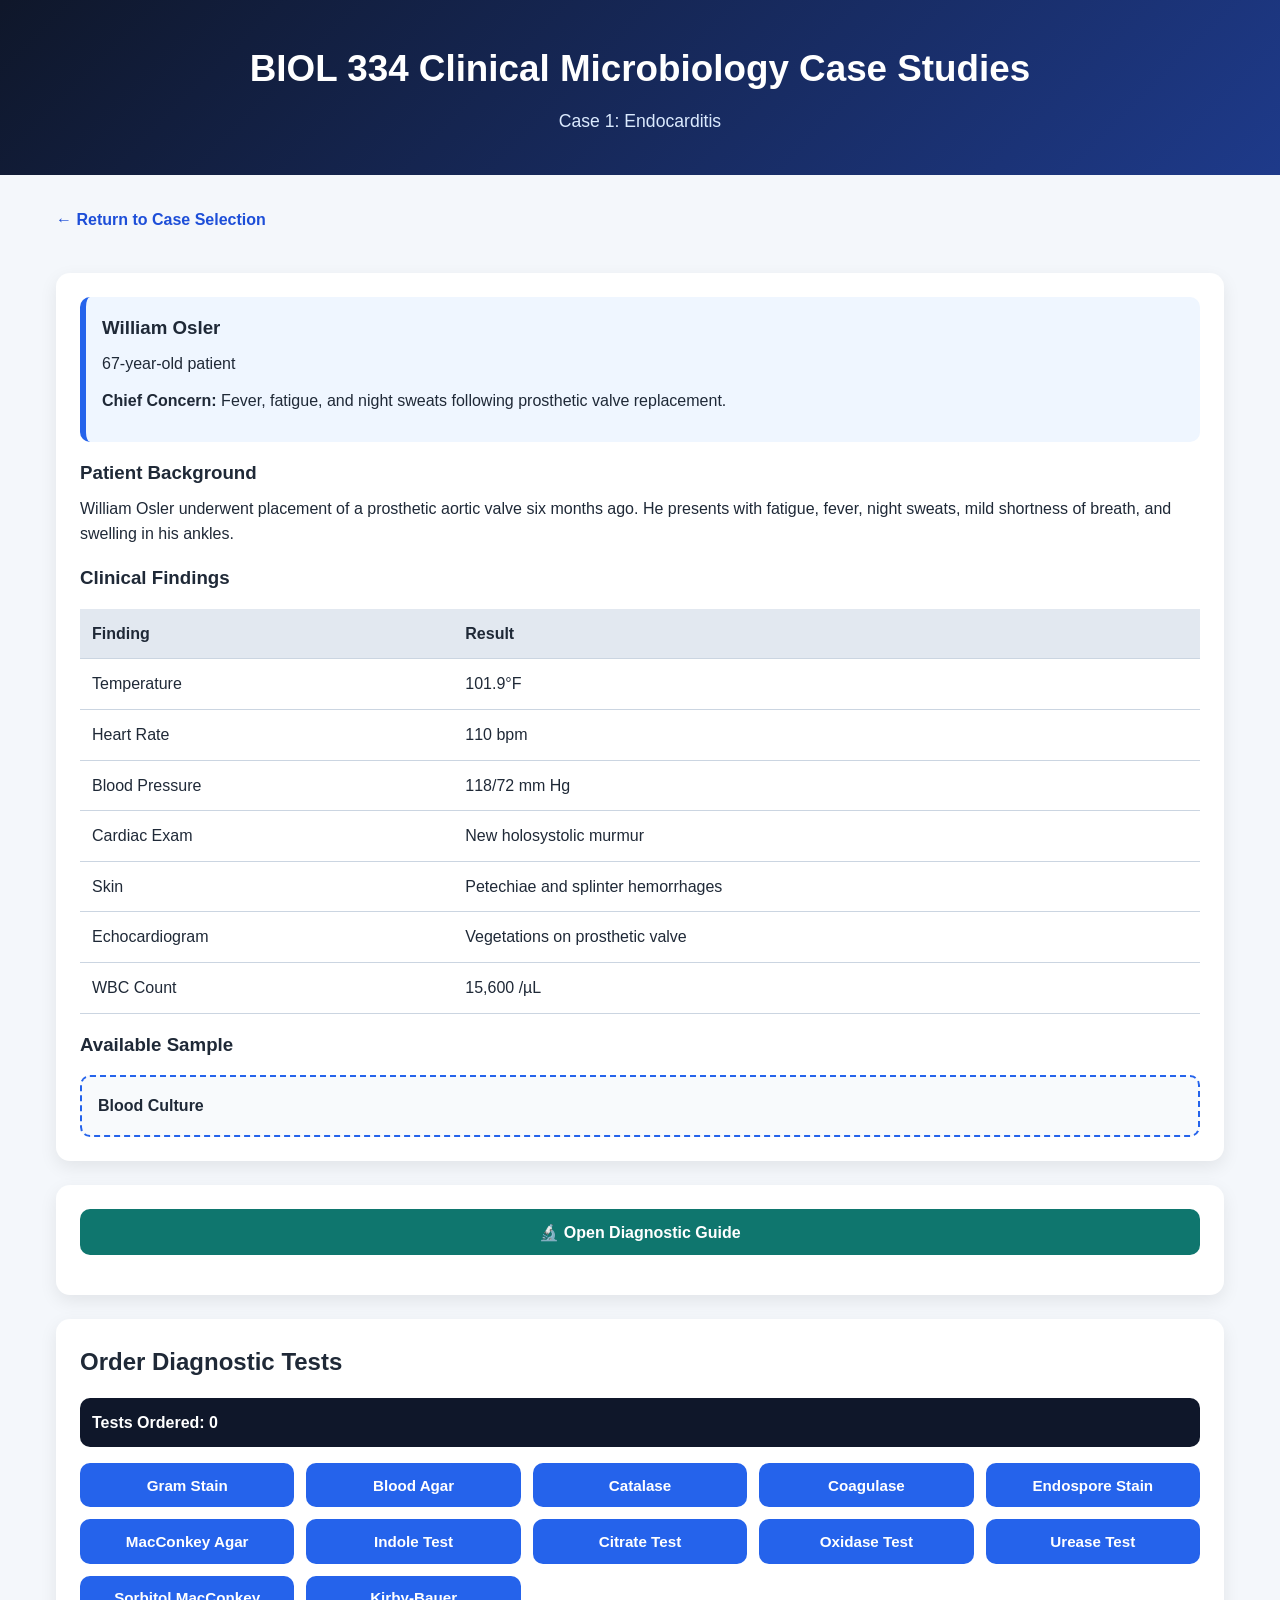
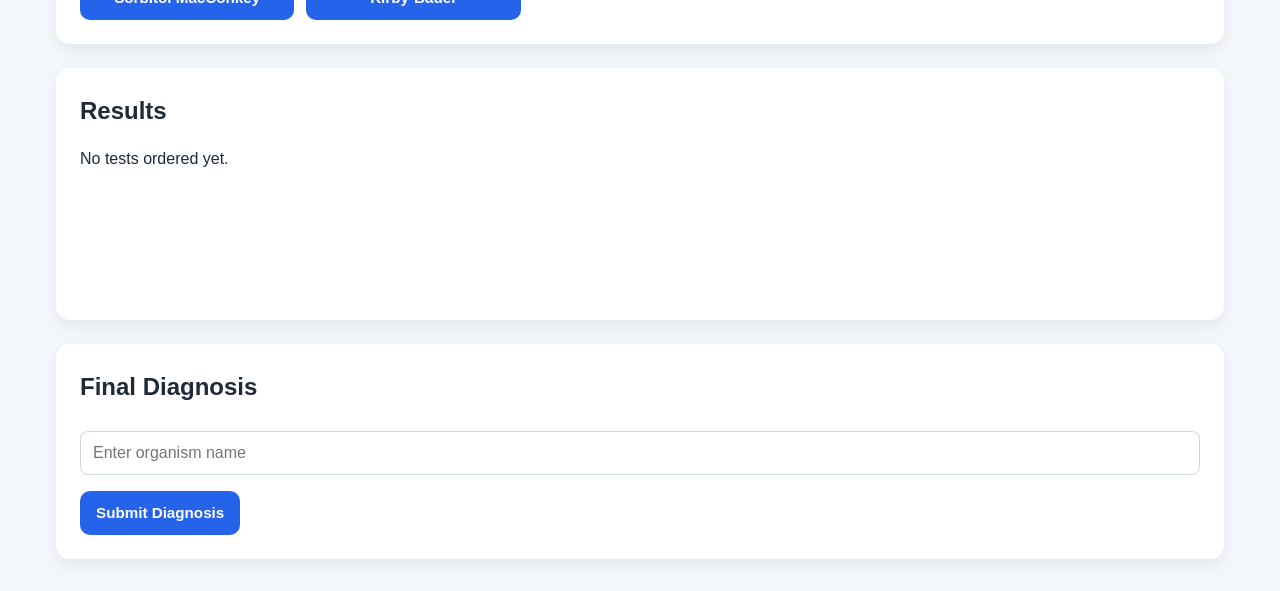
<file: cases/prosthetic-aortic-valve.html>
<!DOCTYPE html>
<html lang="en">

<head>
    <meta charset="UTF-8">
    <meta name="viewport" content="width=device-width, initial-scale=1.0">
    <title>Case 1: Endocarditis</title>
    <link rel="stylesheet" href="../css/style.css">
</head>

<body>

<header>
    <h1>BIOL 334 Clinical Microbiology Case Studies</h1>
    <p>Case 1: Endocarditis</p>
</header>

<main class="case-container">

    <a href="../index.html" class="back-link">
        ← Return to Case Selection
    </a>

    <section class="card">

        <div class="patient-banner">
            <h3>William Osler</h3>
            <p>67-year-old patient</p>

            <p>
                <strong>Chief Concern:</strong>
                Fever, fatigue, and night sweats following prosthetic valve replacement.
            </p>
        </div>

        <h3>Patient Background</h3>

        <p>
            William Osler underwent placement of a prosthetic aortic valve six months ago.
            He presents with fatigue, fever, night sweats, mild shortness of breath,
            and swelling in his ankles.
        </p>

        <h3>Clinical Findings</h3>

        <table>
            <tr>
                <th>Finding</th>
                <th>Result</th>
            </tr>
            <tr>
                <td>Temperature</td>
                <td>101.9°F</td>
            </tr>
            <tr>
                <td>Heart Rate</td>
                <td>110 bpm</td>
            </tr>
            <tr>
                <td>Blood Pressure</td>
                <td>118/72 mm Hg</td>
            </tr>
            <tr>
                <td>Cardiac Exam</td>
                <td>New holosystolic murmur</td>
            </tr>
            <tr>
                <td>Skin</td>
                <td>Petechiae and splinter hemorrhages</td>
            </tr>
            <tr>
                <td>Echocardiogram</td>
                <td>Vegetations on prosthetic valve</td>
            </tr>
            <tr>
                <td>WBC Count</td>
                <td>15,600 /µL</td>
            </tr>
        </table>

        <h3>Available Sample</h3>

        <div class="sample-box">
            Blood Culture
        </div>

    </section>

    <section class="card">

        <button id="guideBtn" class="guide-btn">
            🔬 Open Diagnostic Guide
        </button>

        <div id="diagnostic-guide" class="hidden">

            <div class="guide-header">
                <h2>Diagnostic Assistant</h2>

                <button onclick="resetGuide()">
                    Start Over
                </button>
            </div>

            <div id="guide-content"></div>

            <details class="flowchart-box">

                <summary>
                    Show Full Identification Flowchart
                </summary>

                <div class="flowchart-content">

                    <h3>BIOL 334 Unknown Identification Guide</h3>

                    <ol>
                        <li>
                            Gram Stain
                            <ul>
                                <li>Gram-positive cocci → Catalase Test</li>
                                <li>Gram-positive rods → Endospore Stain</li>
                                <li>Gram-negative rods → MacConkey Agar</li>
                            </ul>
                        </li>

                        <li>
                            Catalase Test
                            <ul>
                                <li>Catalase positive → Coagulase Test</li>
                                <li>Catalase negative → Blood Agar</li>
                            </ul>
                        </li>

                        <li>
                            Coagulase Test
                            <ul>
                                <li>Positive → Staphylococcus aureus</li>
                                <li>Negative → Staphylococcus epidermidis</li>
                            </ul>
                        </li>

                        <li>
                            Blood Agar
                            <ul>
                                <li>Alpha hemolytic → Viridans streptococci</li>
                            </ul>
                        </li>

                        <li>
                            Endospore Stain
                            <ul>
                                <li>Positive → Bacillus cereus</li>
                            </ul>
                        </li>

                        <li>
                            MacConkey Agar
                            <ul>
                                <li>Pink colonies → Lactose fermenters</li>
                                <li>Colorless colonies → Non-lactose fermenters</li>
                            </ul>
                        </li>

                        <li>
                            Lactose Fermenters
                            <ul>
                                <li>Indole positive → Escherichia coli</li>
                                <li>Sorbitol negative → E. coli O157:H7</li>
                                <li>Citrate positive → Klebsiella aerogenes</li>
                            </ul>
                        </li>

                        <li>
                            Non-Lactose Fermenters
                            <ul>
                                <li>Oxidase positive → Pseudomonas aeruginosa</li>
                                <li>Urease positive → Proteus mirabilis</li>
                            </ul>
                        </li>
                    </ol>

                </div>

            </details>

        </div>

    </section>

    <section class="card">

        <h2>Order Diagnostic Tests</h2>

        <div class="counter">
            Tests Ordered:
            <span id="test-count">0</span>
        </div>

        <div class="test-grid">
            <button onclick="showTest('gram')">Gram Stain</button>
            <button onclick="showTest('bloodAgar')">Blood Agar</button>
            <button onclick="showTest('catalase')">Catalase</button>
            <button onclick="showTest('coagulase')">Coagulase</button>
            <button onclick="showTest('endospore')">Endospore Stain</button>
            <button onclick="showTest('macconkey')">MacConkey Agar</button>
            <button onclick="showTest('indole')">Indole Test</button>
            <button onclick="showTest('citrate')">Citrate Test</button>
            <button onclick="showTest('oxidase')">Oxidase Test</button>
            <button onclick="showTest('urease')">Urease Test</button>
            <button onclick="showTest('smac')">Sorbitol MacConkey</button>
            <button onclick="showTest('kirby')">Kirby-Bauer</button>
        </div>

    </section>

    <section class="card">

        <h2>Results</h2>

        <div id="test-results">
            No tests ordered yet.
        </div>

    </section>

    <section class="card">

        <h2>Final Diagnosis</h2>

        <input
            type="text"
            id="diagnosis-input"
            placeholder="Enter organism name">

        <button onclick="submitDiagnosis()">
            Submit Diagnosis
        </button>

        <div id="diagnosis-feedback"></div>

    </section>

    <section id="treatment-section" class="card hidden">

        <h2>Treatment Recommendation</h2>

        <p>
            Based on the Kirby-Bauer susceptibility results, enter an appropriate
            antibiotic treatment for this patient.
        </p>

        <input
            type="text"
            id="treatment-input"
            placeholder="Enter antibiotic treatment">

        <button onclick="submitTreatment()">
            Submit Treatment
        </button>

        <div id="treatment-feedback"></div>

    </section>

</main>

<script src="../js/prosthetic-aortic-valve.js"></script>
<script src="../js/case-template.js"></script>

</body>
</html>
</file>
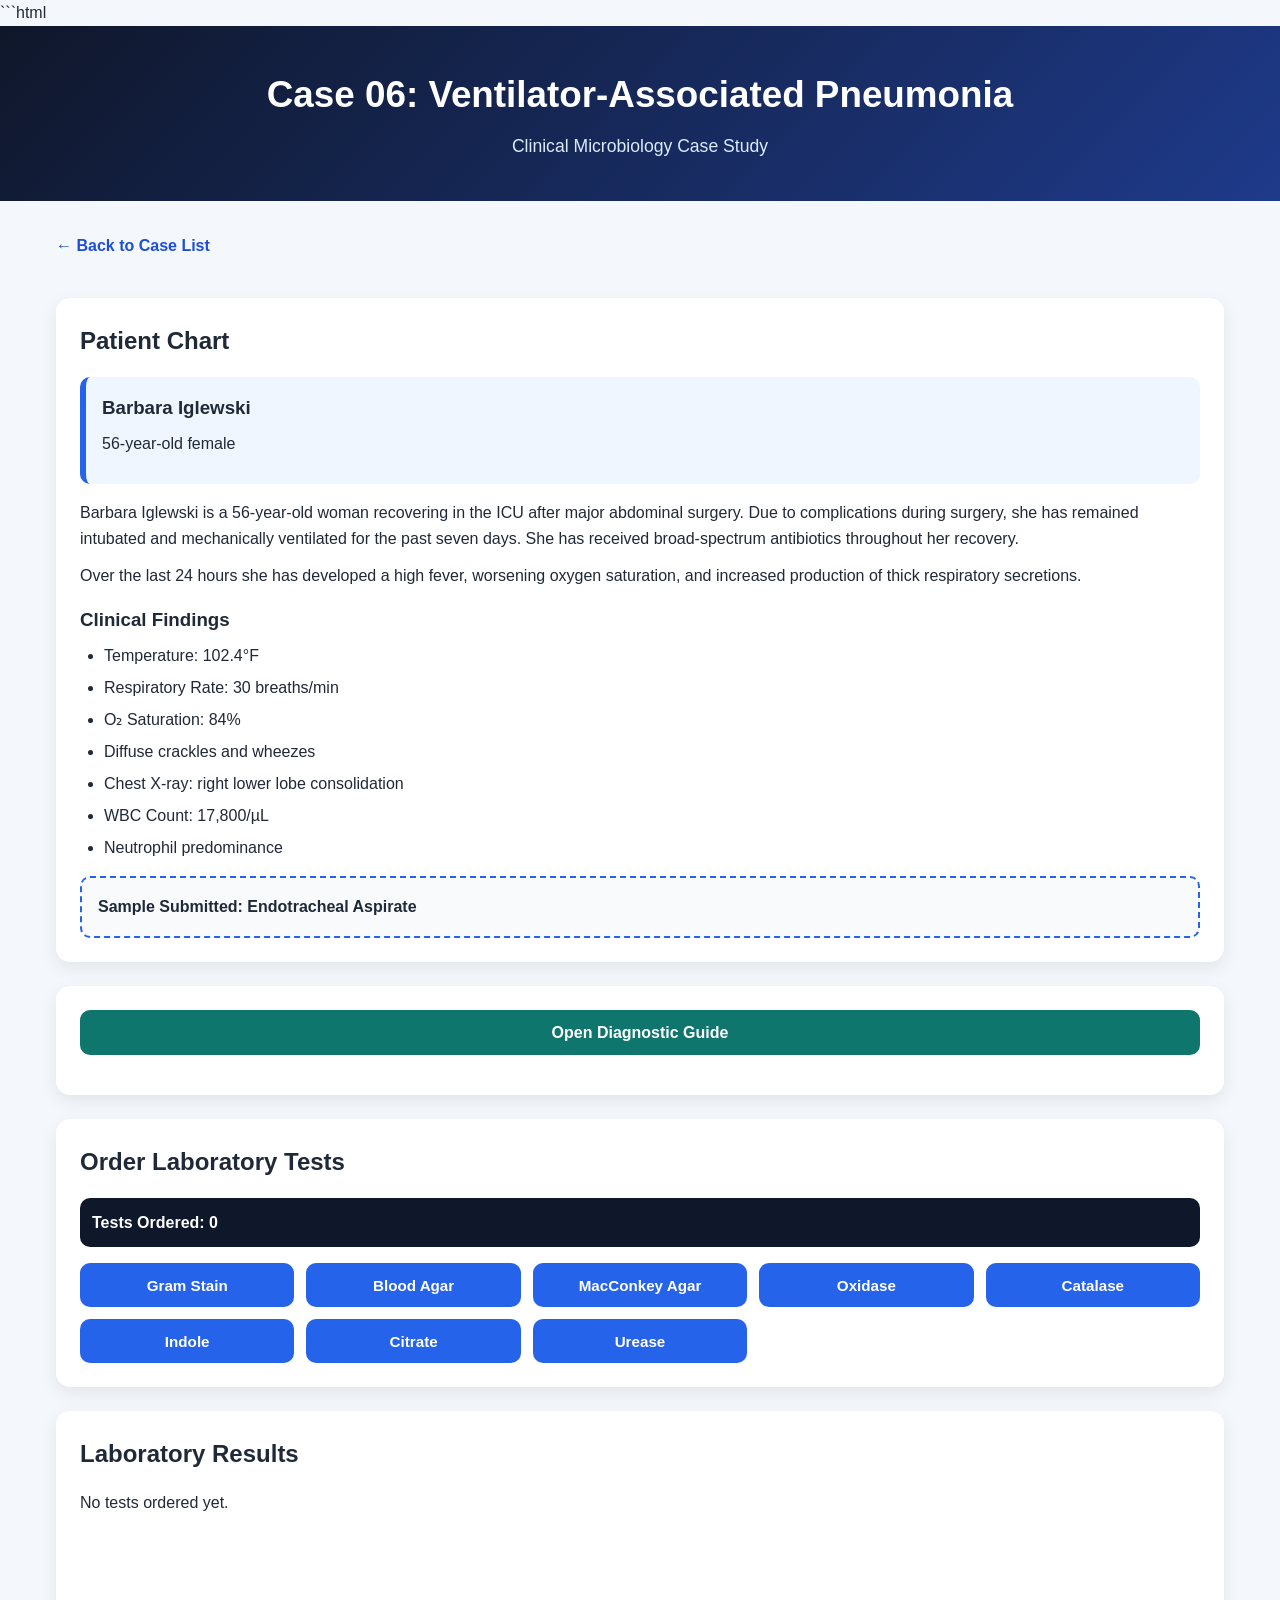
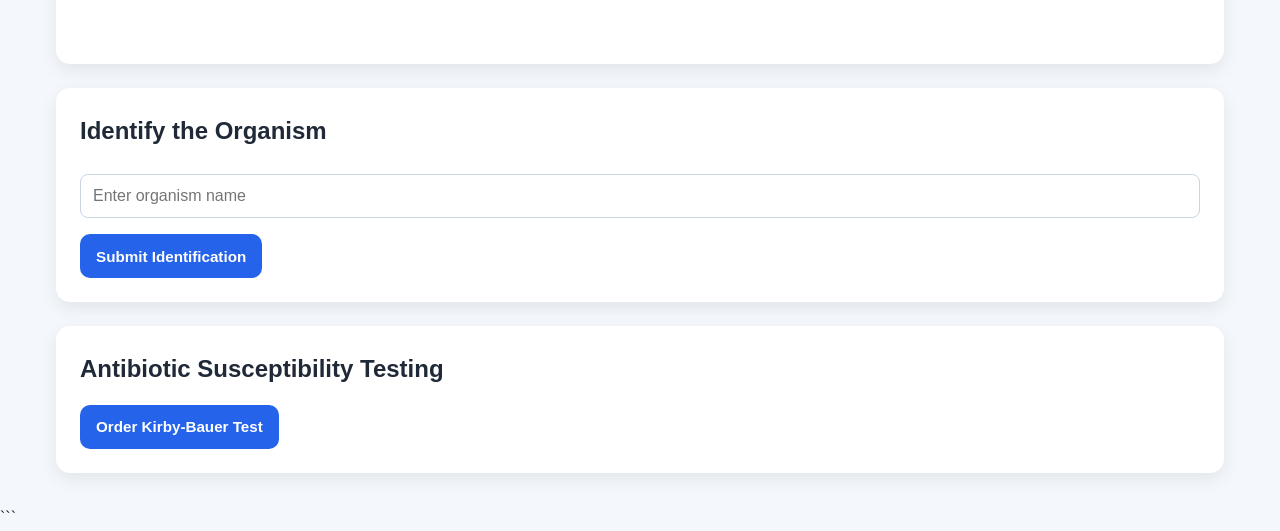
<file: cases/vap.html>
```html
<!DOCTYPE html>
<html lang="en">
<head>
    <meta charset="UTF-8">
    <meta name="viewport" content="width=device-width, initial-scale=1.0">
    <title>Case 06 - Ventilator-Associated Pneumonia</title>

    <link rel="stylesheet" href="../css/style.css">
</head>
<body>

<header>
    <h1>Case 06: Ventilator-Associated Pneumonia</h1>
    <p>Clinical Microbiology Case Study</p>
</header>

<main class="case-container">

    <a href="../index.html" class="back-link">
        ← Back to Case List
    </a>

    <section class="card">

        <h2>Patient Chart</h2>

        <div class="patient-banner">
            <h3>Barbara Iglewski</h3>
            <p>56-year-old female</p>
        </div>

        <p>
            Barbara Iglewski is a 56-year-old woman recovering in the ICU after
            major abdominal surgery. Due to complications during surgery, she has
            remained intubated and mechanically ventilated for the past seven days.
            She has received broad-spectrum antibiotics throughout her recovery.
        </p>

        <p>
            Over the last 24 hours she has developed a high fever, worsening oxygen
            saturation, and increased production of thick respiratory secretions.
        </p>

        <h3>Clinical Findings</h3>

        <ul>
            <li>Temperature: 102.4°F</li>
            <li>Respiratory Rate: 30 breaths/min</li>
            <li>O₂ Saturation: 84%</li>
            <li>Diffuse crackles and wheezes</li>
            <li>Chest X-ray: right lower lobe consolidation</li>
            <li>WBC Count: 17,800/µL</li>
            <li>Neutrophil predominance</li>
        </ul>

        <div class="sample-box">
            Sample Submitted: Endotracheal Aspirate
        </div>

    </section>

    <section class="card">

        <button id="guideBtn" class="guide-btn">
            Open Diagnostic Guide
        </button>

        <div id="diagnostic-guide" class="hidden">
            <div id="guide-content"></div>
        </div>

    </section>

    <section class="card">

        <h2>Order Laboratory Tests</h2>

        <div class="counter">
            Tests Ordered:
            <span id="test-count">0</span>
        </div>

        <div class="test-grid">

            <button onclick="showTest('gram')">Gram Stain</button>
            <button onclick="showTest('bloodAgar')">Blood Agar</button>
            <button onclick="showTest('macconkey')">MacConkey Agar</button>
            <button onclick="showTest('oxidase')">Oxidase</button>
            <button onclick="showTest('catalase')">Catalase</button>
            <button onclick="showTest('indole')">Indole</button>
            <button onclick="showTest('citrate')">Citrate</button>
            <button onclick="showTest('urease')">Urease</button>

        </div>

    </section>

    <section class="card">

        <h2>Laboratory Results</h2>

        <div id="test-results">
            No tests ordered yet.
        </div>

    </section>

    <section class="card">

        <h2>Identify the Organism</h2>

        <input
            type="text"
            id="diagnosis-input"
            placeholder="Enter organism name">

        <button onclick="submitDiagnosis()">
            Submit Identification
        </button>

        <div id="diagnosis-feedback"></div>

    </section>

    <section class="card">

        <h2>Antibiotic Susceptibility Testing</h2>

        <button onclick="showTest('kirby')">
            Order Kirby-Bauer Test
        </button>

    </section>

    <section id="treatment-section" class="card hidden">

        <h2>Select Treatment</h2>

        <input
            type="text"
            id="treatment-input"
            placeholder="Enter antibiotic">

        <button onclick="submitTreatment()">
            Submit Treatment
        </button>

        <div id="treatment-feedback"></div>

    </section>

</main>

<script src="../js/case-template.js"></script>
<script src="../js/vap.js"></script>

</body>
</html>
```
</file>
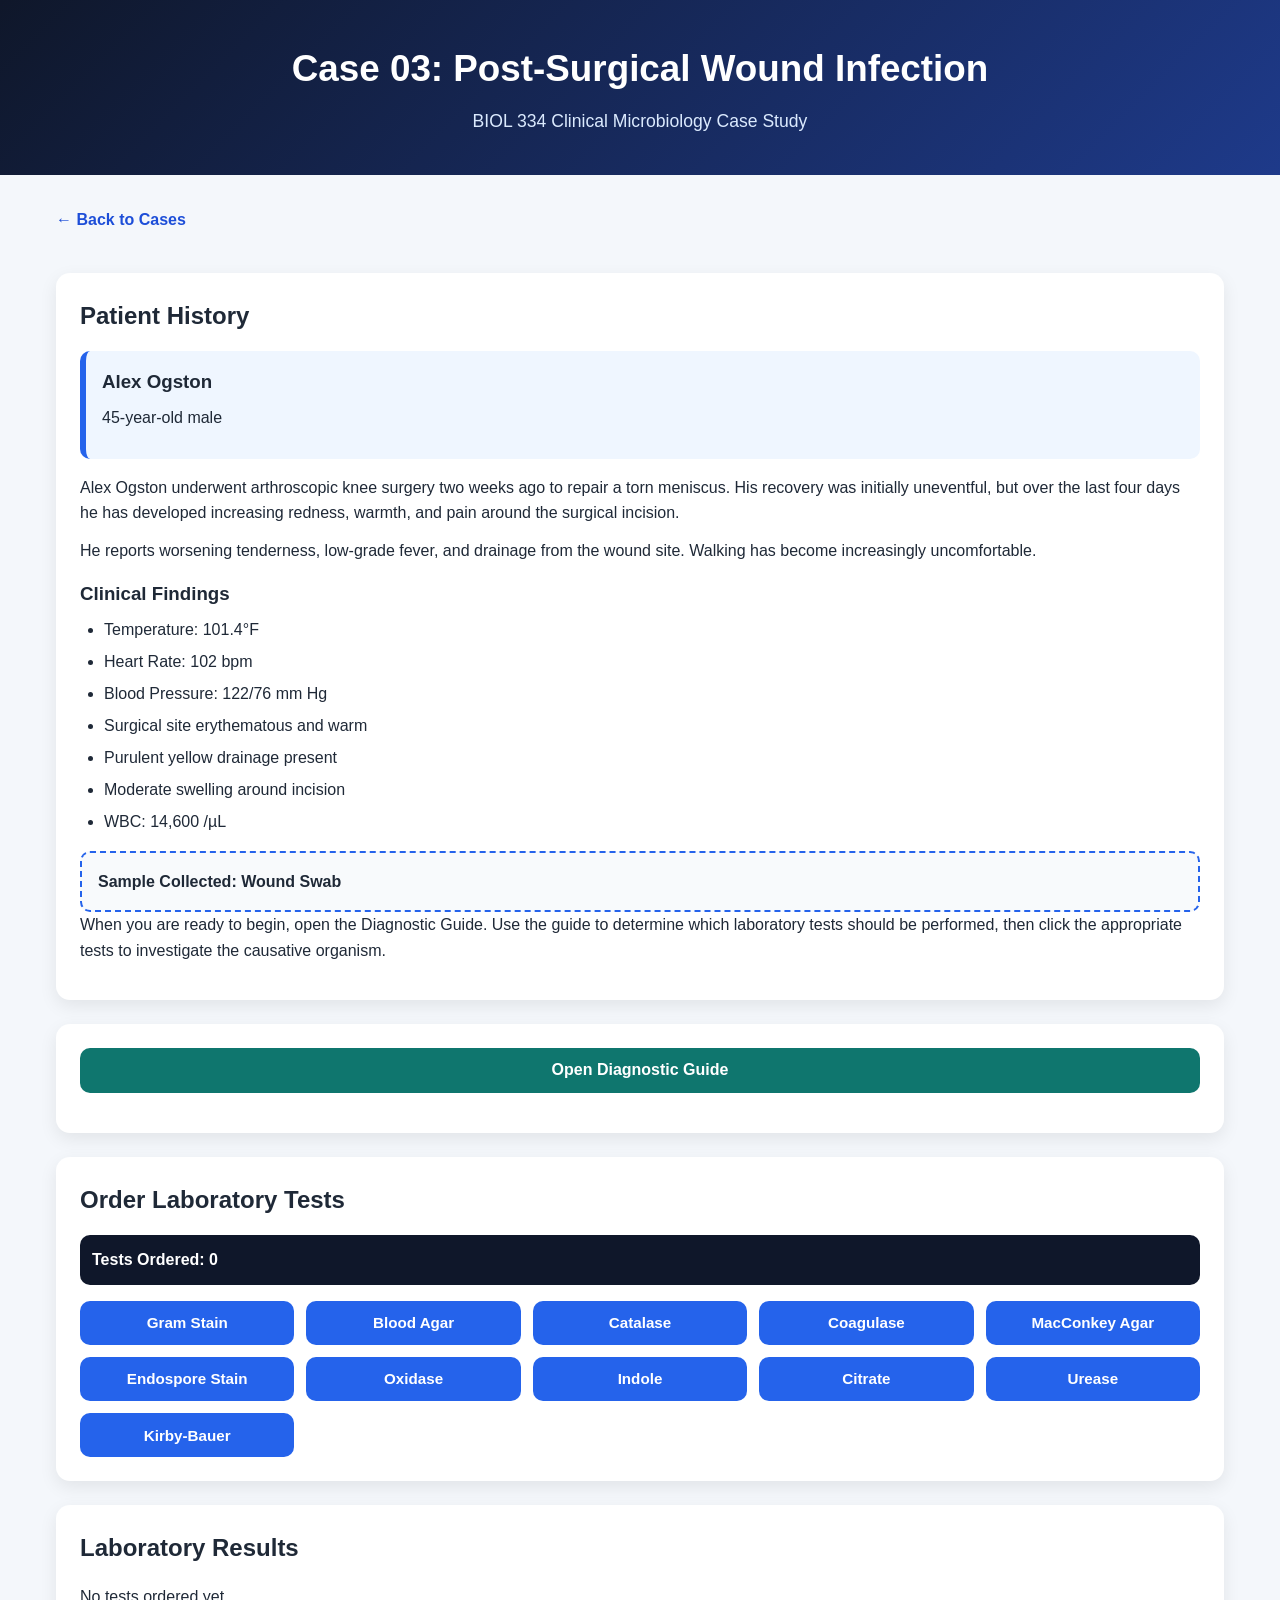
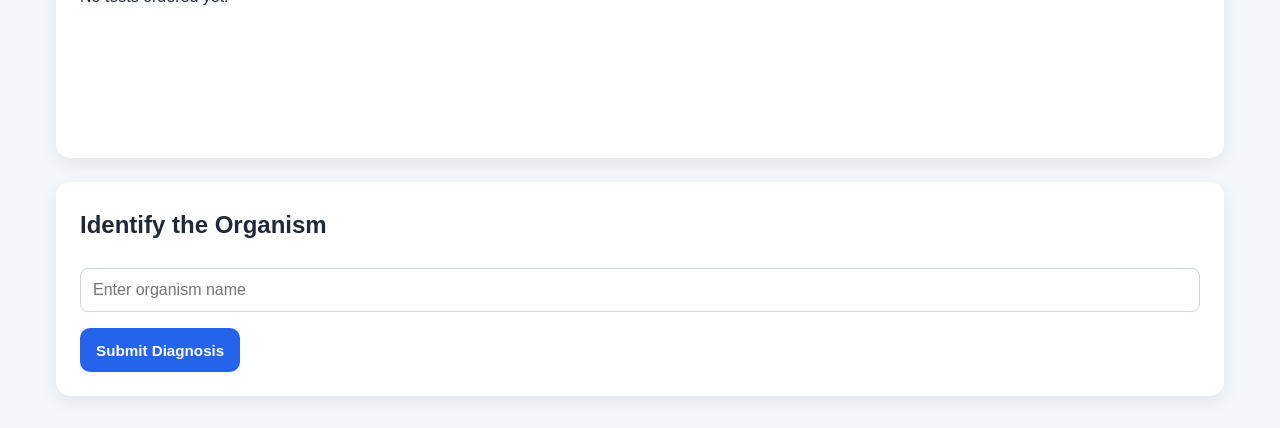
<file: cases/wound.html>
<!DOCTYPE html>
<html lang="en">
<head>
    <meta charset="UTF-8">
    <meta name="viewport" content="width=device-width, initial-scale=1.0">
    <title>Case 03 - Post-Surgical Wound Infection</title>

    <link rel="stylesheet" href="../css/style.css">
</head>
<body>

<header>
    <h1>Case 03: Post-Surgical Wound Infection</h1>
    <p>BIOL 334 Clinical Microbiology Case Study</p>
</header>

<main class="case-container">

    <a href="../index.html" class="back-link">← Back to Cases</a>

    <section class="card">

        <h2>Patient History</h2>

        <div class="patient-banner">
            <h3>Alex Ogston</h3>
            <p>45-year-old male</p>
        </div>

        <p>
            Alex Ogston underwent arthroscopic knee surgery two weeks ago to repair
            a torn meniscus. His recovery was initially uneventful, but over the
            last four days he has developed increasing redness, warmth, and pain
            around the surgical incision.
        </p>

        <p>
            He reports worsening tenderness, low-grade fever, and drainage from
            the wound site. Walking has become increasingly uncomfortable.
        </p>

        <h3>Clinical Findings</h3>

        <ul>
            <li>Temperature: 101.4°F</li>
            <li>Heart Rate: 102 bpm</li>
            <li>Blood Pressure: 122/76 mm Hg</li>
            <li>Surgical site erythematous and warm</li>
            <li>Purulent yellow drainage present</li>
            <li>Moderate swelling around incision</li>
            <li>WBC: 14,600 /µL</li>
        </ul>

        <div class="sample-box">
            Sample Collected: Wound Swab
        </div>
        
         <p>
        When you are ready to begin, open the Diagnostic Guide.
        Use the guide to determine which laboratory tests should be
        performed, then click the appropriate tests to investigate
        the causative organism.
        </p>
    </section>

    <section class="card">

        <button id="guideBtn" class="guide-btn">
            Open Diagnostic Guide
        </button>

        <div id="diagnostic-guide" class="hidden">
            <div id="guide-content"></div>
        </div>

    </section>

    <section class="card">

        <h2>Order Laboratory Tests</h2>

        <div class="counter">
            Tests Ordered:
            <span id="test-count">0</span>
        </div>

        <div class="test-grid">

            <button onclick="showTest('gram')">Gram Stain</button>

            <button onclick="showTest('bloodAgar')">Blood Agar</button>

            <button onclick="showTest('catalase')">Catalase</button>

            <button onclick="showTest('coagulase')">Coagulase</button>

            <button onclick="showTest('macconkey')">MacConkey Agar</button>

            <button onclick="showTest('endospore')">Endospore Stain</button>

            <button onclick="showTest('oxidase')">Oxidase</button>

            <button onclick="showTest('indole')">Indole</button>

            <button onclick="showTest('citrate')">Citrate</button>

            <button onclick="showTest('urease')">Urease</button>

            <button onclick="showTest('kirby')">
                Kirby-Bauer
            </button>

        </div>

    </section>

    <section class="card">

        <h2>Laboratory Results</h2>

        <div id="test-results">
            No tests ordered yet.
        </div>

    </section>

    <section class="card">

        <h2>Identify the Organism</h2>

        <input
            type="text"
            id="diagnosis-input"
            placeholder="Enter organism name">

        <button onclick="submitDiagnosis()">
            Submit Diagnosis
        </button>

        <div id="diagnosis-feedback"></div>

    </section>

    <section
        id="treatment-section"
        class="card hidden">

        <h2>Recommend Treatment</h2>

        <input
            type="text"
            id="treatment-input"
            placeholder="Enter antibiotic">

        <button onclick="submitTreatment()">
            Submit Treatment
        </button>

        <div id="treatment-feedback"></div>

    </section>

</main>

<script src="../js/case-template.js"></script>
<script src="../js/wound.js"></script>

</body>
</html>
</file>
<file: css/style.css>
/* =====================================
BIOL 334 Clinical Microbiology Cases
style.css
===================================== */

/* =====================================
RESET
===================================== */

* {
    margin: 0;
    padding: 0;
    box-sizing: border-box;
}

/* =====================================
BASE
===================================== */

body {
    font-family: Arial, Helvetica, sans-serif;
    background: #f4f7fb;
    color: #1f2937;
    line-height: 1.6;
}

a {
    color: inherit;
}

/* =====================================
HEADER
===================================== */

header {
    background: linear-gradient(135deg, #0f172a, #1e3a8a);
    color: white;
    text-align: center;
    padding: 2.5rem 1rem;
}

header h1 {
    font-size: 2.3rem;
    margin-bottom: 0.5rem;
}

header p {
    color: #dbeafe;
    font-size: 1.1rem;
}

/* =====================================
HOMEPAGE GRID
===================================== */

main {
    max-width: 1400px;
    margin: 2rem auto;
    padding: 0 1rem;
}

.case-grid {
    display: grid;
    grid-template-columns: repeat(4, 1fr);
    gap: 1.25rem;
}

.case-card {
    background: white;
    border-radius: 14px;
    padding: 1.5rem;
    text-decoration: none;
    color: inherit;
    border-top: 6px solid #2563eb;
    box-shadow: 0 6px 18px rgba(0, 0, 0, 0.08);
    transition: 0.2s ease;
}

.case-card:hover {
    transform: translateY(-4px);
    box-shadow: 0 10px 24px rgba(0, 0, 0, 0.15);
}

.case-number {
    color: #2563eb;
    font-size: 0.85rem;
    font-weight: bold;
    text-transform: uppercase;
}

.case-card h2 {
    margin: 0.75rem 0 0.25rem;
}

.age {
    color: #6b7280;
    margin-bottom: 1rem;
}

.symptom {
    margin-bottom: 1rem;
}

.open-case {
    color: #1d4ed8;
    font-weight: bold;
}

/* =====================================
CASE PAGE
===================================== */

.case-container {
    max-width: 1200px;
    margin: 2rem auto;
    padding: 0 1rem;

    display: flex;
    flex-direction: column;
    gap: 1.5rem;
}

.card {
    background: white;
    border-radius: 14px;
    padding: 1.5rem;
    box-shadow: 0 6px 18px rgba(0, 0, 0, 0.08);
}

.card h2 {
    margin-bottom: 1rem;
}

.card h3 {
    margin-top: 1rem;
    margin-bottom: 0.5rem;
}

.card p {
    margin-bottom: 0.75rem;
}

.card ul,
.card ol {
    margin-left: 1.5rem;
    margin-top: 0.5rem;
}

.card li {
    margin-bottom: 0.4rem;
}

/* =====================================
PATIENT CHART
===================================== */

.back-link {
    display: inline-block;
    margin-bottom: 1rem;
    text-decoration: none;
    color: #1d4ed8;
    font-weight: bold;
}

.back-link:hover {
    text-decoration: underline;
}

.patient-banner {
    background: #eff6ff;
    border-left: 6px solid #2563eb;
    padding: 1rem;
    border-radius: 10px;
    margin-bottom: 1rem;
}

.patient-banner h3 {
    margin-top: 0;
}

.sample-box {
    background: #f8fafc;
    border: 2px dashed #2563eb;
    border-radius: 10px;
    padding: 1rem;
    font-weight: bold;
    margin-top: 1rem;
}

/* =====================================
TABLES
===================================== */

table {
    width: 100%;
    border-collapse: collapse;
    margin-top: 1rem;
    background: white;
}

th {
    background: #e2e8f0;
    text-align: left;
}

th,
td {
    padding: 0.75rem;
    border-bottom: 1px solid #cbd5e1;
}

tr:hover {
    background: #f8fafc;
}

/* =====================================
TEST BUTTONS
===================================== */

.counter {
    background: #0f172a;
    color: white;
    padding: 0.75rem;
    border-radius: 10px;
    margin-bottom: 1rem;
    font-weight: bold;
}

.test-grid {
    display: grid;
    grid-template-columns: repeat(auto-fit, minmax(180px, 1fr));
    gap: 0.75rem;
}

button,
.button,
.test-btn {
    background: #2563eb;
    color: white;
    border: none;
    padding: 0.85rem 1rem;
    border-radius: 10px;
    cursor: pointer;
    font-size: 0.95rem;
    font-weight: bold;
    transition: 0.2s ease;
    text-align: center;
}

button:hover,
.button:hover,
.test-btn:hover {
    background: #1d4ed8;
    transform: translateY(-1px);
}

button:disabled,
.test-btn:disabled {
    background: #94a3b8;
    cursor: not-allowed;
    transform: none;
}

.guide-btn {
    width: 100%;
    margin-bottom: 1rem;
    font-size: 1rem;
    background: #0f766e;
}

.guide-btn:hover {
    background: #115e59;
}

/* =====================================
RESULTS
===================================== */

#results-box,
#test-results {
    min-height: 150px;
}

.result-card {
    background: #f8fafc;
    border-left: 5px solid #2563eb;
    border-radius: 10px;
    padding: 1rem;
    margin-bottom: 1rem;
}

.result-card h4 {
    margin-bottom: 0.5rem;
    color: #0f172a;
}

.result-card p {
    margin-bottom: 0.5rem;
}

.positive {
    border-left-color: #16a34a;
}

.negative {
    border-left-color: #dc2626;
}

.warning {
    border-left-color: #f59e0b;
}

/* =====================================
IMAGE DISPLAY
===================================== */

.image-container {
    display: flex;
    justify-content: center;
    align-items: center;

    width: 100%;
    height: 350px;

    margin: 1rem 0;
    padding: 0.75rem;

    background: #f8fafc;
    border: 1px solid #cbd5e1;
    border-radius: 10px;
}

.image-container img,
.card img,
.result-card img,
.test-image {
    display: block;

    max-width: 100%;
    max-height: 325px;

    width: auto;
    height: auto;

    object-fit: contain;
    margin: 0 auto;
    border-radius: 8px;
}

/* =====================================
DIAGNOSIS
===================================== */

input[type="text"],
textarea,
select {
    width: 100%;
    padding: 0.75rem;
    margin-top: 0.5rem;
    margin-bottom: 1rem;

    border: 1px solid #cbd5e1;
    border-radius: 8px;

    font-family: inherit;
    font-size: 1rem;
}

textarea {
    min-height: 120px;
    resize: vertical;
}

input[type="text"]:focus,
textarea:focus,
select:focus {
    outline: none;
    border-color: #2563eb;
    box-shadow: 0 0 0 3px rgba(37, 99, 235, 0.15);
}

#feedback {
    margin-top: 1rem;
    font-weight: bold;
}

.correct {
    color: #15803d;
}

.incorrect {
    color: #b91c1c;
}

/* =====================================
GUIDE / MODAL / POPUP STYLE BOXES
===================================== */

.modal,
.guide-box,
.info-box {
    background: #ffffff;
    border-radius: 14px;
    padding: 1.5rem;
    box-shadow: 0 8px 24px rgba(0, 0, 0, 0.12);
}

.modal h3,
.guide-box h3,
.info-box h3 {
    margin-bottom: 0.75rem;
}

.hidden {
    display: none;
}

/* =====================================
UTILITY CLASSES
===================================== */

.center {
    text-align: center;
}

.small-text {
    font-size: 0.9rem;
    color: #6b7280;
}

.badge {
    display: inline-block;
    background: #dbeafe;
    color: #1e40af;
    padding: 0.25rem 0.6rem;
    border-radius: 999px;
    font-size: 0.8rem;
    font-weight: bold;
    margin-bottom: 0.5rem;
}

/* =====================================
FOOTER
===================================== */

footer {
    text-align: center;
    padding: 2rem;
    color: #6b7280;
}

/* =====================================
MOBILE
===================================== */

@media (max-width: 1100px) {
    .case-grid {
        grid-template-columns: repeat(3, 1fr);
    }
}

@media (max-width: 850px) {
    .case-grid {
        grid-template-columns: repeat(2, 1fr);
    }

    header h1 {
        font-size: 2rem;
    }
}

@media (max-width: 600px) {
    main,
    .case-container {
        margin: 1rem auto;
        padding: 0 0.75rem;
    }

    .case-grid {
        grid-template-columns: 1fr;
    }

    header {
        padding: 2rem 1rem;
    }

    header h1 {
        font-size: 1.8rem;
    }

    header p {
        font-size: 1rem;
    }

    .card,
    .case-card {
        padding: 1rem;
    }

    .test-grid {
        grid-template-columns: 1fr;
    }

    .image-container {
        height: 250px;
    }

    .image-container img,
    .card img,
    .result-card img,
    .test-image {
        max-height: 225px;
    }

    th,
    td {
        padding: 0.5rem;
        font-size: 0.9rem;
    }
}
</file>
